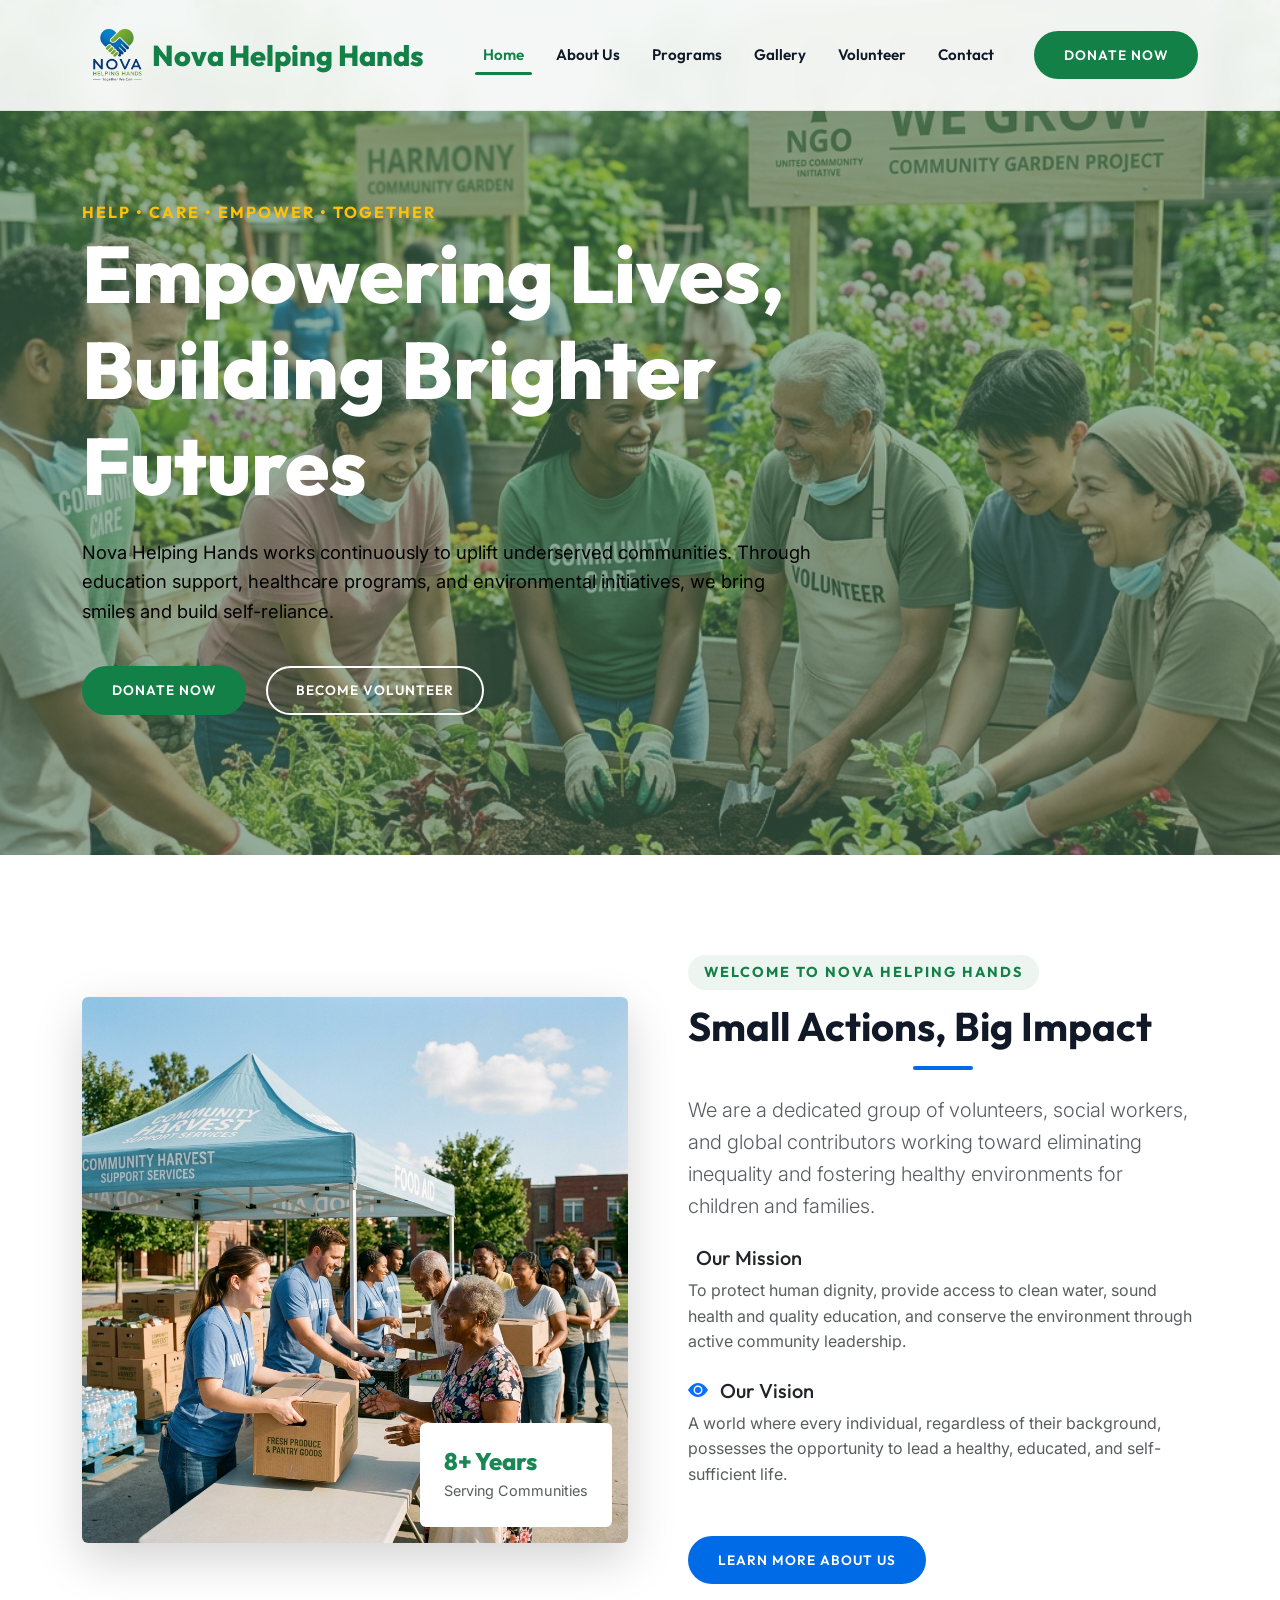
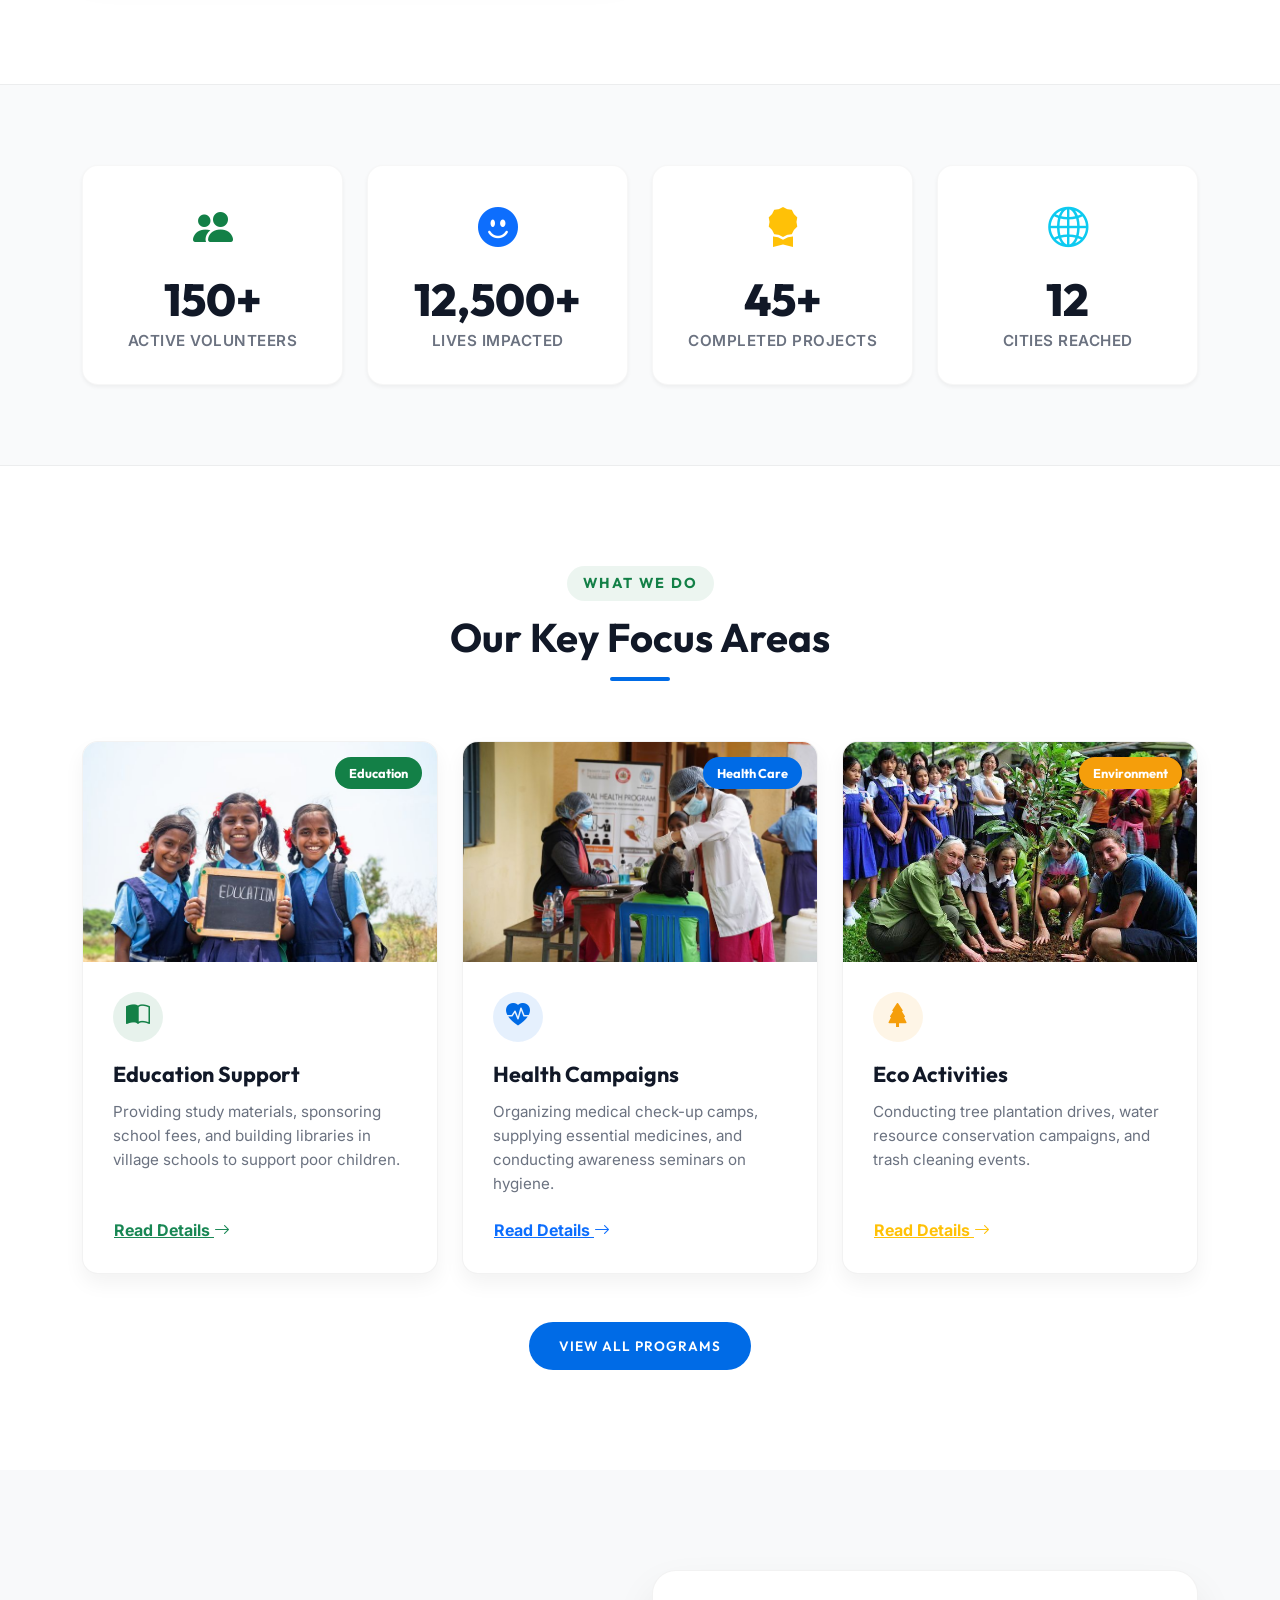
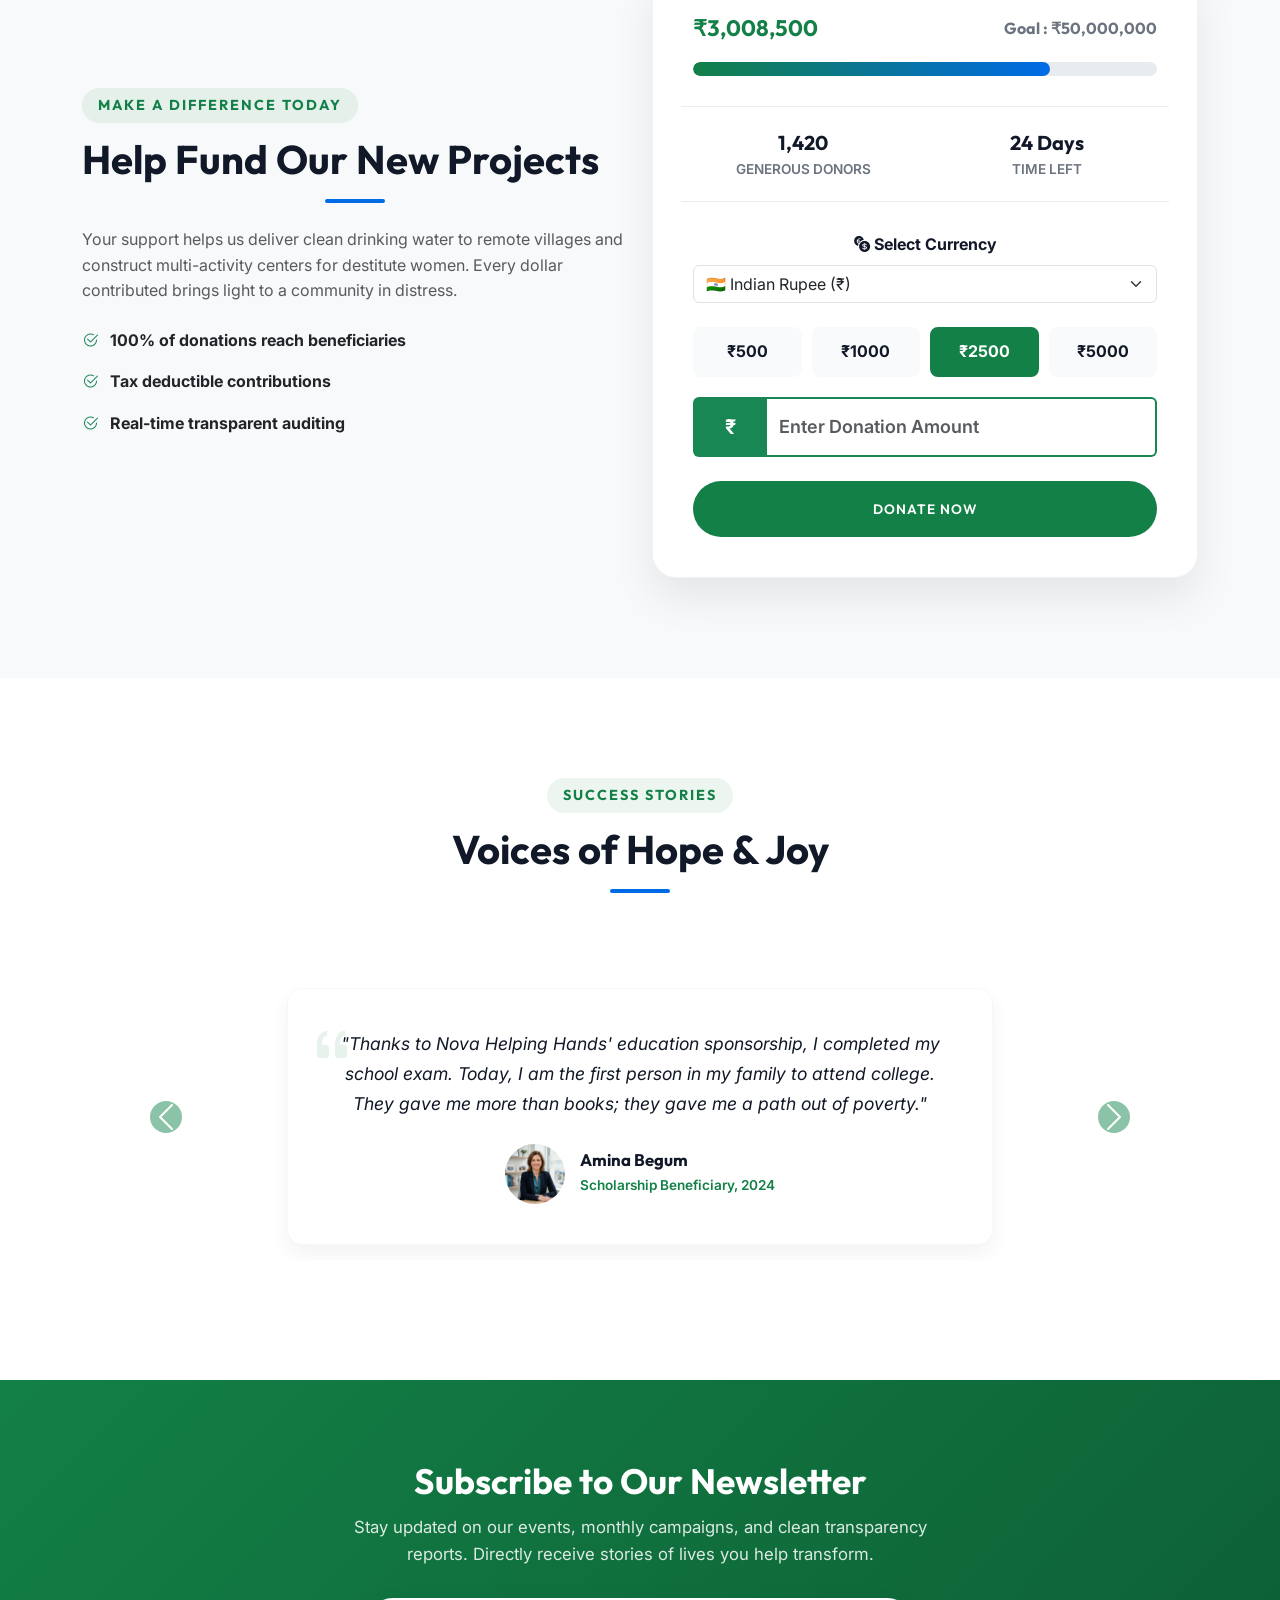
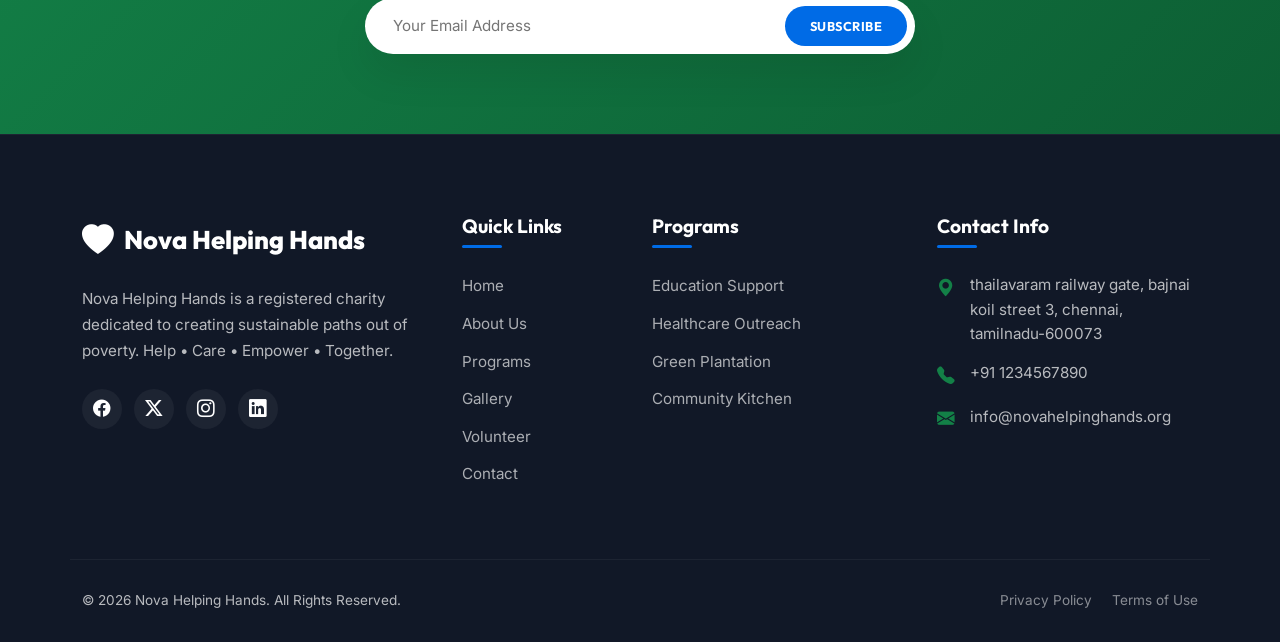
<file: index.html>
<!DOCTYPE html>
<html lang="en">
<head>
    <meta charset="UTF-8">
    <meta name="viewport" content="width=device-width, initial-scale=1.0">
    <title>Nova Helping Hands | Home @ - Help • Care • Empower • Together</title>
    <!-- Meta Description for SEO -->
    <meta name="description" content="Nova Helping Hands is a charity NGO committed to providing education support, health campaigns, and community welfare to empower the underprivileged.">
    <!-- Google Fonts -->
    <link rel="preconnect" href="https://fonts.googleapis.com">
    <link rel="preconnect" href="https://fonts.gstatic.com" crossorigin>
    <!-- Bootstrap 5 CSS -->
    <link href="https://cdn.jsdelivr.net/npm/bootstrap@5.3.2/dist/css/bootstrap.min.css" rel="stylesheet">
    <!-- Bootstrap Icons -->
    <link href="https://cdn.jsdelivr.net/npm/bootstrap-icons@1.11.2/font/bootstrap-icons.min.css" rel="stylesheet">
    <!-- Custom Style Sheet -->
    <link rel="stylesheet" href="assets/css/style.css">
</head>
<body>

    <!-- Header / Navigation Bar -->
    <nav class="navbar navbar-expand-lg navbar-custom fixed-top">
        <div class="container">
          <a class="navbar-brand" href="index.html">
        
    <img src="assets/images/logo.png"
         alt="Nova Helping Hands Logo"
         class="footer-logo"> 
         <span>Nova Helping Hands</span>
</a>
            <button class="navbar-toggler" type="button" data-bs-toggle="collapse" data-bs-target="#navbarContent" aria-controls="navbarContent" aria-expanded="false" aria-label="Toggle navigation" id="navbarTogglerBtn">
                <span class="navbar-toggler-icon"></span>
            </button>
            <div class="collapse navbar-collapse" id="navbarContent">
                <ul class="navbar-nav ms-auto mb-2 mb-lg-0">
                    <li class="nav-item">
                        <a class="nav-link nav-link-custom active" href="index.html" id="navHomeLink">Home</a>
                    </li>
                    <li class="nav-item">
                        <a class="nav-link nav-link-custom" href="about.html" id="navAboutLink">About Us</a>
                    </li>
                    <li class="nav-item">
                        <a class="nav-link nav-link-custom" href="programs.html" id="navProgramsLink">Programs</a>
                    </li>
                    <li class="nav-item">
                        <a class="nav-link nav-link-custom" href="gallery.html" id="navGalleryLink">Gallery</a>
                    </li>
                    <li class="nav-item">
                        <a class="nav-link nav-link-custom" href="volunteer.html" id="navVolunteerLink">Volunteer</a>
                    </li>
                    <li class="nav-item">
                        <a class="nav-link nav-link-custom" href="contact.html" id="navContactLink">Contact</a>
                    </li>
                </ul>
                <div class="ms-lg-4">
                    <a href="#donationSection" class="btn btn-custom btn-custom-primary" id="headerDonateBtn">Donate Now</a>
                </div>
            </div>
        </div>
    </nav>

    <!-- Hero Section -->
    <section class="hero-section"
    style="background-image:
    linear-gradient(rgba(10, 81, 33, 0.5), rgba(7, 61, 28, 0.5)),
    url('assets/images/hero_banner.png');"
    id="heroSection">
        <div class="hero-overlay"></div>
        <div class="container hero-content">
            <div class="row align-items-center">
                <div class="col-lg-8 text-start">
                    <span class="hero-tagline">Help • Care • Empower • Together</span>
                    <h1 class="hero-title">Empowering Lives, Building Brighter Futures</h1>
                    <p class="hero-desc">Nova Helping Hands works continuously to uplift underserved communities. Through education support, healthcare programs, and environmental initiatives, we bring smiles and build self-reliance.</p>
                    <div class="hero-btns mt-4">
                        <a href="#donationSection" class="btn btn-custom btn-custom-primary me-3" id="heroDonateBtn">Donate Now</a>
                        <a href="volunteer.html" class="btn btn-custom btn-custom-outline-white" id="heroVolunteerBtn">Become Volunteer</a>
                    </div>
                </div>
            </div>
        </div>
    </section>

    <!-- Welcome & Mission Section -->
    <section class="section-padding" id="welcomeSection">
        <div class="container">
            <div class="row align-items-center">
                <div class="col-lg-6 mb-5 mb-lg-0">
                    <div class="position-relative">
                        <img src="assets/images/program_community.png" class="img-fluid rounded shadow-lg" alt="Community Welfare" id="welcomeImg">
                        <div class="position-absolute bottom-0 end-0 bg-white p-4 m-3 rounded shadow-md border-left-green d-none d-sm-block">
                            <h4 class="text-success mb-1" style="font-family: var(--font-headings); font-weight:800;">8+ Years</h4>
                            <p class="text-muted mb-0" style="font-size:0.9rem;">Serving Communities</p>
                        </div>
                    </div>
                </div>
                <div class="col-lg-6 ps-lg-5">
                    <div class="section-header text-start mb-4">
                        <span class="subtitle">Welcome to Nova Helping Hands</span>
                        <h2 class="mb-4">Small Actions, Big Impact</h2>
                    </div>
                    <p class="lead text-muted mb-4">We are a dedicated group of volunteers, social workers, and global contributors working toward eliminating inequality and fostering healthy environments for children and families.</p>
                    
                    <div class="mb-4">
                        <h4 class="h5 text-dark mb-2" style="font-family: var(--font-headings);"><i class="bi bi-shield-check-fill text-success me-2"></i> Our Mission</h4>
                        <p class="text-muted">To protect human dignity, provide access to clean water, sound health and quality education, and conserve the environment through active community leadership.</p>
                    </div>

                    <div>
                        <h4 class="h5 text-dark mb-2" style="font-family: var(--font-headings);"><i class="bi bi-eye-fill text-primary me-2"></i> Our Vision</h4>
                        <p class="text-muted">A world where every individual, regardless of their background, possesses the opportunity to lead a healthy, educated, and self-sufficient life.</p>
                    </div>

                    <div class="mt-5">
                        <a href="about.html" class="btn btn-custom btn-custom-secondary" id="welcomeReadMoreBtn">Learn More About Us</a>
                    </div>
                </div>
            </div>
        </div>
    </section>

    <!-- Statistics Section -->
    <section class="stats-section" id="statsSection">
        <div class="container">
            <div class="row g-4">
                <div class="col-md-3 col-sm-6">
                    <div class="stat-card">
                        <i class="bi bi-people-fill stat-icon"></i>
                        <div class="stat-count" data-target="150" data-suffix="+">0</div>
                        <div class="stat-label">Active Volunteers</div>
                    </div>
                </div>
                <div class="col-md-3 col-sm-6">
                    <div class="stat-card">
                        <i class="bi bi-emoji-smile-fill stat-icon text-primary"></i>
                        <div class="stat-count" data-target="12500" data-suffix="+">0</div>
                        <div class="stat-label">Lives Impacted</div>
                    </div>
                </div>
                <div class="col-md-3 col-sm-6">
                    <div class="stat-card">
                        <i class="bi bi-award-fill stat-icon text-warning"></i>
                        <div class="stat-count" data-target="45" data-suffix="+">0</div>
                        <div class="stat-label">Completed Projects</div>
                    </div>
                </div>
                <div class="col-md-3 col-sm-6">
                    <div class="stat-card">
                        <i class="bi bi-globe2 stat-icon text-info"></i>
                        <div class="stat-count" data-target="12" data-suffix="">0</div>
                        <div class="stat-label">Cities Reached</div>
                    </div>
                </div>
            </div>
        </div>
    </section>

    <!-- Core Programs Preview -->
    <section class="section-padding" id="programsPreviewSection">
        <div class="container">
            <div class="section-header">
                <span class="subtitle">What We Do</span>
                <h2>Our Key Focus Areas</h2>
            </div>
            <div class="row g-4">
                <!-- Program 1 -->
                <div class="col-lg-4 col-md-6">
                    <div class="program-card">
                        <div class="program-img-wrapper">
                            <img src="assets/images/education3.jpg" class="program-img" alt="Education Support" id="progEduImg">
                            <span class="program-tag">Education</span>
                        </div>
                        <div class="program-content">
                            <div class="program-icon-badge">
                                <i class="bi bi-book-half"></i>
                            </div>
                            <h3 class="program-title">Education Support</h3>
                            <p class="program-desc">Providing study materials, sponsoring school fees, and building libraries in village schools to support poor children.</p>
                            <a href="programs.html" class="btn btn-link p-0 text-success fw-bold align-self-start" id="progEduLink">Read Details <i class="bi bi-arrow-right"></i></a>
                        </div>
                    </div>
                </div>
                <!-- Program 2 -->
                <div class="col-lg-4 col-md-6">
                    <div class="program-card">
                        <div class="program-img-wrapper">
                            <img src="assets/images/health.jpg" class="program-img" alt="Health Campaigns" id="progHealthImg">
                            <span class="program-tag" style="background-color: var(--secondary-blue);">Health Care</span>
                        </div>
                        <div class="program-content">
                            <div class="program-icon-badge" style="color: var(--secondary-blue); background-color: rgba(0, 107, 230, 0.1);">
                                <i class="bi bi-heart-pulse-fill"></i>
                            </div>
                            <h3 class="program-title">Health Campaigns</h3>
                            <p class="program-desc">Organizing medical check-up camps, supplying essential medicines, and conducting awareness seminars on hygiene.</p>
                            <a href="programs.html" class="btn btn-link p-0 text-primary fw-bold align-self-start" id="progHealthLink">Read Details <i class="bi bi-arrow-right"></i></a>
                        </div>
                    </div>
                </div>
                <!-- Program 3 -->
                <div class="col-lg-4 col-md-6">
                    <div class="program-card">
                        <div class="program-img-wrapper">
                            <img src="assets/images/environment2.jpeg" class="program-img" alt="Environmental Activities" id="progEnvImg">
                            <span class="program-tag" style="background-color: var(--accent-gold);">Environment</span>
                        </div>
                        <div class="program-content">
                            <div class="program-icon-badge" style="color: var(--accent-gold); background-color: rgba(245, 158, 11, 0.1);">
                                <i class="bi bi-tree-fill"></i>
                            </div>
                            <h3 class="program-title">Eco Activities</h3>
                            <p class="program-desc">Conducting tree plantation drives, water resource conservation campaigns, and trash cleaning events.</p>
                            <a href="programs.html" class="btn btn-link p-0 text-warning fw-bold align-self-start" id="progEnvLink">Read Details <i class="bi bi-arrow-right"></i></a>
                        </div>
                    </div>
                </div>
            </div>
            <div class="text-center mt-5">
                <a href="programs.html" class="btn btn-custom btn-custom-secondary" id="viewAllProgramsBtn">View All Programs</a>
            </div>
        </div>
    </section>

    <!-- Donation Section with Progress Bar -->
    <section class="section-padding bg-light" id="donationSection">
        <div class="container">
            <div class="row align-items-center">
                <div class="col-lg-6 mb-5 mb-lg-0">
                    <div class="section-header text-start mb-4">
                        <span class="subtitle">Make A Difference Today</span>
                        <h2>Help Fund Our New Projects</h2>
                    </div>
                    <p class="text-muted mb-4">Your support helps us deliver clean drinking water to remote villages and construct multi-activity centers for destitute women. Every dollar contributed brings light to a community in distress.</p>
                    <ul class="list-unstyled mb-4">
                        <li class="mb-3 text-dark fw-bold"><i class="bi bi-check2-circle text-success me-2"></i> 100% of donations reach beneficiaries</li>
                        <li class="mb-3 text-dark fw-bold"><i class="bi bi-check2-circle text-success me-2"></i> Tax deductible contributions</li>
                        <li class="mb-3 text-dark fw-bold"><i class="bi bi-check2-circle text-success me-2"></i> Real-time transparent auditing</li>
                    </ul>
                </div>
                <div class="col-lg-6">
                    <div class="donation-box">
                        <div class="progress-header">
                            <span class="progress-raised" id="raisedVal">$38,500</span>
                            <span class="progress-goal" id="goalVal">Goal: $50,000</span>
                        </div>
                        <div class="progress-bar-custom-container">
                            <div class="progress-bar-custom" id="progressBar"></div>
                        </div>

                        <div class="row donation-stats-row">
                            <div class="col-6 donation-stat-col">
                                <div class="donation-stat-val" id="donorsCount">1,420</div>
                                <div class="donation-stat-lbl">Generous Donors</div>
                            </div>
                            <div class="col-6 donation-stat-col">
                                <div class="donation-stat-val" id="daysLeft">24 Days</div>
                                <div class="donation-stat-lbl">Time Left</div>
                            </div>
                        </div>


                            
                        </form>

                        <!-- Donation Form -->
<form class="donation-form-wrapper" id="homeDonateForm">

    <!-- Currency Selection -->
    <div class="mb-4">
        <label class="form-label fw-bold mb-2">
            <i class="bi bi-currency-exchange"></i>
            Select Currency
        </label>

        <select class="form-select" id="currencySelector">
            <option value="INR" selected>🇮🇳 Indian Rupee (₹)</option>
            <option value="USD">🇺🇸 US Dollar ($)</option>
            <option value="EUR">🇪🇺 Euro (€)</option>
            <option value="GBP">🇬🇧 British Pound (£)</option>
            <option value="AED">🇦🇪 UAE Dirham (AED)</option>
            <option value="AUD">🇦🇺 Australian Dollar (A$)</option>
            <option value="CAD">🇨🇦 Canadian Dollar (C$)</option>
            <option value="SGD">🇸🇬 Singapore Dollar (S$)</option>
        </select>
    </div>

    <!-- Donation Buttons -->
    <div class="donation-preset-container">

        <button
            type="button"
            class="btn-preset"
            id="preset10"
            data-value="10">
            ₹10
        </button>

        <button
            type="button"
            class="btn-preset"
            id="preset25"
            data-value="25">
            ₹25
        </button>

        <button
            type="button"
            class="btn-preset active"
            id="preset50"
            data-value="50">
            ₹50
        </button>

        <button
            type="button"
            class="btn-preset"
            id="preset100"
            data-value="100">
            ₹100
        </button>

    </div>

    <!-- Custom Amount -->
    <div class="input-group donation-input-group">

    <span class="input-group-text currency-symbol" id="currencySymbol">
        ₹
    </span>

    <input
        type="number"
        class="form-control"
        id="customDonationInput"
        placeholder="Enter Donation Amount">

</div>

    <!-- Donate Button -->
    <button
        type="submit"
        class="btn btn-custom btn-custom-primary w-100 py-3 mt-4">

        Donate Now

    </button>

</form>

                    </div>
                </div>
            </div>
        </div>
    </section>

    <!-- Success Stories / Testimonials -->
    <section class="section-padding" id="successStoriesSection">
        <div class="container">
            <div class="section-header">
                <span class="subtitle">Success Stories</span>
                <h2>Voices of Hope & Joy</h2>
            </div>
            
            <!-- Success Story Carousel (Bootstrap 5 Carousel) -->
            <div id="storiesCarousel" class="carousel slide testimonial-carousel" data-bs-ride="carousel">
                <div class="carousel-inner">
                    <!-- Slide 1 -->
                    <div class="carousel-item active">
                        <div class="row justify-content-center">
                            <div class="col-md-8">
                                <div class="testimonial-card">
                                    <i class="bi bi-quote testimonial-quote-icon"></i>
                                    <p class="testimonial-text">"Thanks to Nova Helping Hands' education sponsorship, I completed my school exam. Today, I am the first person in my family to attend college. They gave me more than books; they gave me a path out of poverty."</p>
                                    <div class="testimonial-author">
                                        <img src="assets/images/founder.png" class="testimonial-avatar" alt="Amina Begum">
                                        <div>
                                            <h5 class="testimonial-author-name">Amina Begum</h5>
                                            <span class="testimonial-author-role">Scholarship Beneficiary, 2024</span>
                                        </div>
                                    </div>
                                </div>
                            </div>
                        </div>
                    </div>
                    <!-- Slide 2 -->
                    <div class="carousel-item">
                        <div class="row justify-content-center">
                            <div class="col-md-8">
                                <div class="testimonial-card">
                                    <i class="bi bi-quote testimonial-quote-icon"></i>
                                    <p class="testimonial-text">"The medical camp organized by Nova Helping Hands detected my cardiac condition early enough. They sponsored the surgery and supported my recovery. I am alive today because of their selfless interventions."</p>
                                    <div class="testimonial-author">
                                        <img src="assets/images/founder.png" class="testimonial-avatar" alt="John Peterson">
                                        <div>
                                            <h5 class="testimonial-author-name">John Peterson</h5>
                                            <span class="testimonial-author-role">Medical Camp Patient</span>
                                        </div>
                                    </div>
                                </div>
                            </div>
                        </div>
                    </div>
                </div>
                <!-- Controls -->
                <button class="carousel-control-prev" type="button" data-bs-target="#storiesCarousel" data-bs-slide="prev" id="carouselPrevBtn">
                    <span class="carousel-control-prev-icon bg-success rounded-circle p-3" aria-hidden="true"></span>
                    <span class="visually-hidden">Previous</span>
                </button>
                <button class="carousel-control-next" type="button" data-bs-target="#storiesCarousel" data-bs-slide="next" id="carouselNextBtn">
                    <span class="carousel-control-next-icon bg-success rounded-circle p-3" aria-hidden="true"></span>
                    <span class="visually-hidden">Next</span>
                </button>
            </div>
        </div>
    </section>

    <!-- Newsletter Subscription Section -->
    <section class="newsletter-section" id="newsletterSection">
        <div class="container text-center">
            <h2 class="newsletter-title">Subscribe to Our Newsletter</h2>
            <p class="newsletter-desc">Stay updated on our events, monthly campaigns, and clean transparency reports. Directly receive stories of lives you help transform.</p>
            <form class="newsletter-form" id="newsletterForm">
                <input type="email" class="newsletter-input" placeholder="Your Email Address" required id="newsletterEmailInput">
                <button type="submit" class="newsletter-btn" id="newsletterSubmitBtn">Subscribe</button>
            </form>
        </div>
    </section>

    <!-- Footer -->
    <footer class="footer-custom" id="footerSection">
        <div class="container">
            <div class="row g-4">
                <div class="col-lg-4 col-md-6 footer-brand">
                    <a class="navbar-brand text-white" href="index.html" id="footerBrandLink">
                        <i class="bi bi-heart-fill logo-icon"></i>
                        <span>Nova Helping Hands</span>
                    </a>
                    <p class="footer-desc mt-3">Nova Helping Hands is a registered charity dedicated to creating sustainable paths out of poverty. Help • Care • Empower • Together.</p>
                    <div class="footer-social-links">
                        <a href="#" class="footer-social-icon" aria-label="Facebook" id="fbLink"><i class="bi bi-facebook"></i></a>
                        <a href="#" class="footer-social-icon" aria-label="Twitter" id="twLink"><i class="bi bi-twitter-x"></i></a>
                        <a href="#" class="footer-social-icon" aria-label="Instagram" id="igLink"><i class="bi bi-instagram"></i></a>
                        <a href="#" class="footer-social-icon" aria-label="LinkedIn" id="liLink"><i class="bi bi-linkedin"></i></a>
                    </div>
                </div>
                <div class="col-lg-2 col-md-6">
                    <h3 class="footer-heading">Quick Links</h3>
                    <ul class="footer-links">
                        <li class="footer-link-item"><a href="index.html" id="flHome">Home</a></li>
                        <li class="footer-link-item"><a href="about.html" id="flAbout">About Us</a></li>
                        <li class="footer-link-item"><a href="programs.html" id="flPrograms">Programs</a></li>
                        <li class="footer-link-item"><a href="gallery.html" id="flGallery">Gallery</a></li>
                        <li class="footer-link-item"><a href="volunteer.html" id="flVolunteer">Volunteer</a></li>
                        <li class="footer-link-item"><a href="contact.html" id="flContact">Contact</a></li>
                    </ul>
                </div>
                <div class="col-lg-3 col-md-6">
                    <h3 class="footer-heading">Programs</h3>
                    <ul class="footer-links">
                        <li class="footer-link-item"><a href="programs.html" id="fpEdu">Education Support</a></li>
                        <li class="footer-link-item"><a href="programs.html" id="fpHealth">Healthcare Outreach</a></li>
                        <li class="footer-link-item"><a href="programs.html" id="fpEnv">Green Plantation</a></li>
                        <li class="footer-link-item"><a href="programs.html" id="fpComm">Community Kitchen</a></li>
                    </ul>
                </div>
                <div class="col-lg-3 col-md-6">
                    <h3 class="footer-heading">Contact Info</h3>
                    <ul class="footer-links">
                        <li class="footer-contact-item">
                            <i class="bi bi-geo-alt-fill footer-contact-icon"></i>
                            <span>thailavaram railway gate, bajnai koil street 3, chennai, tamilnadu-600073</tamilnadu-600073></span>
                        </li>
                        <li class="footer-contact-item">
                            <i class="bi bi-telephone-fill footer-contact-icon"></i>
                            <span>+91 1234567890</span>
                        </li>
                        <li class="footer-contact-item">
                            <i class="bi bi-envelope-fill footer-contact-icon"></i>
                            <span>info@novahelpinghands.org</span>
                        </li>
                    </ul>
                </div>
            </div>
            <div class="row footer-bottom">
                <div class="col-md-6 text-center text-md-start">
                    <p class="mb-0">&copy; 2026 Nova Helping Hands. All Rights Reserved.</p>
                </div>
                <div class="col-md-6">
                    <ul class="footer-bottom-links">
                        <li class="footer-bottom-link-item"><a href="#" id="fbPrivacy">Privacy Policy</a></li>
                        <li class="footer-bottom-link-item"><a href="#" id="fbTerms">Terms of Use</a></li>
                    </ul>
                </div>
            </div>
        </div>
    </footer>

    <!-- Bootstrap 5 JS Bundle -->
    <script src="https://cdn.jsdelivr.net/npm/bootstrap@5.3.2/dist/js/bootstrap.bundle.min.js"></script>
    <!-- Custom JavaScript -->
    <script src="assets/js/script.js"></script>
</body>
</html>
</file>
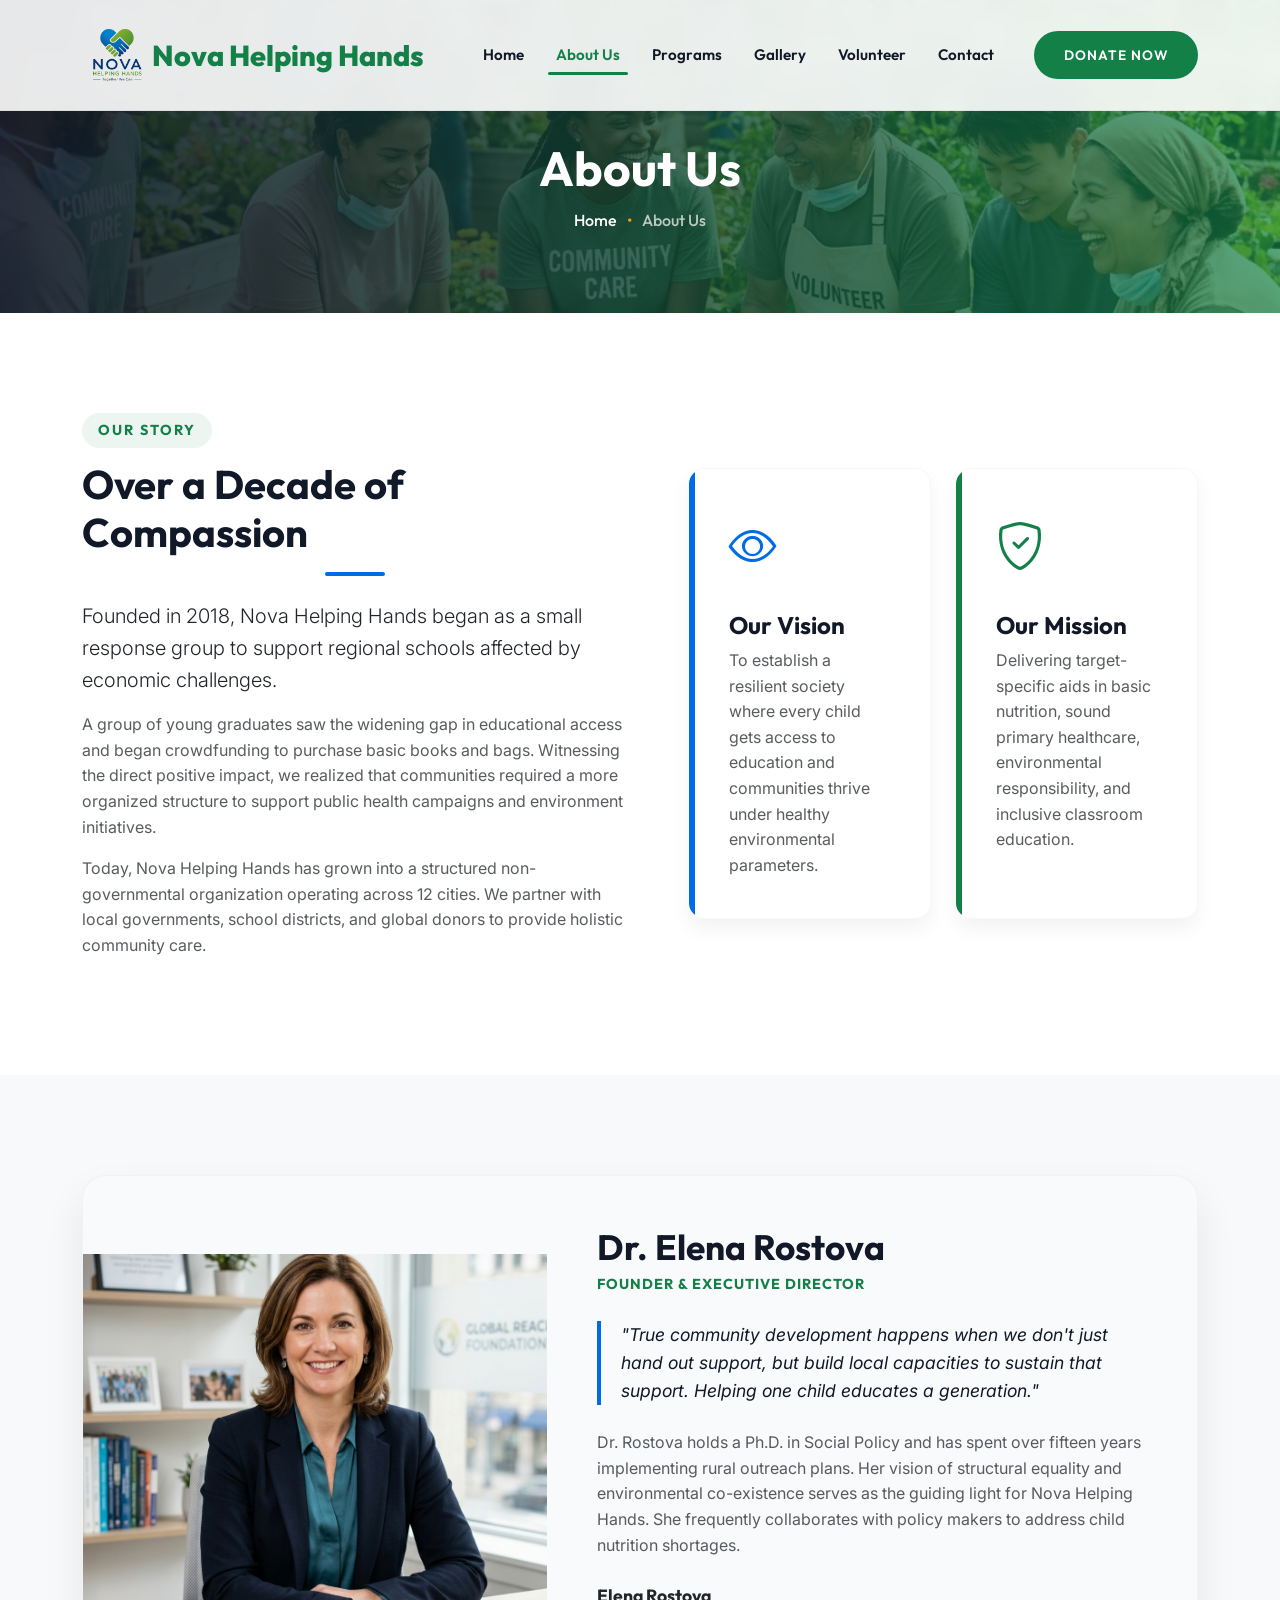
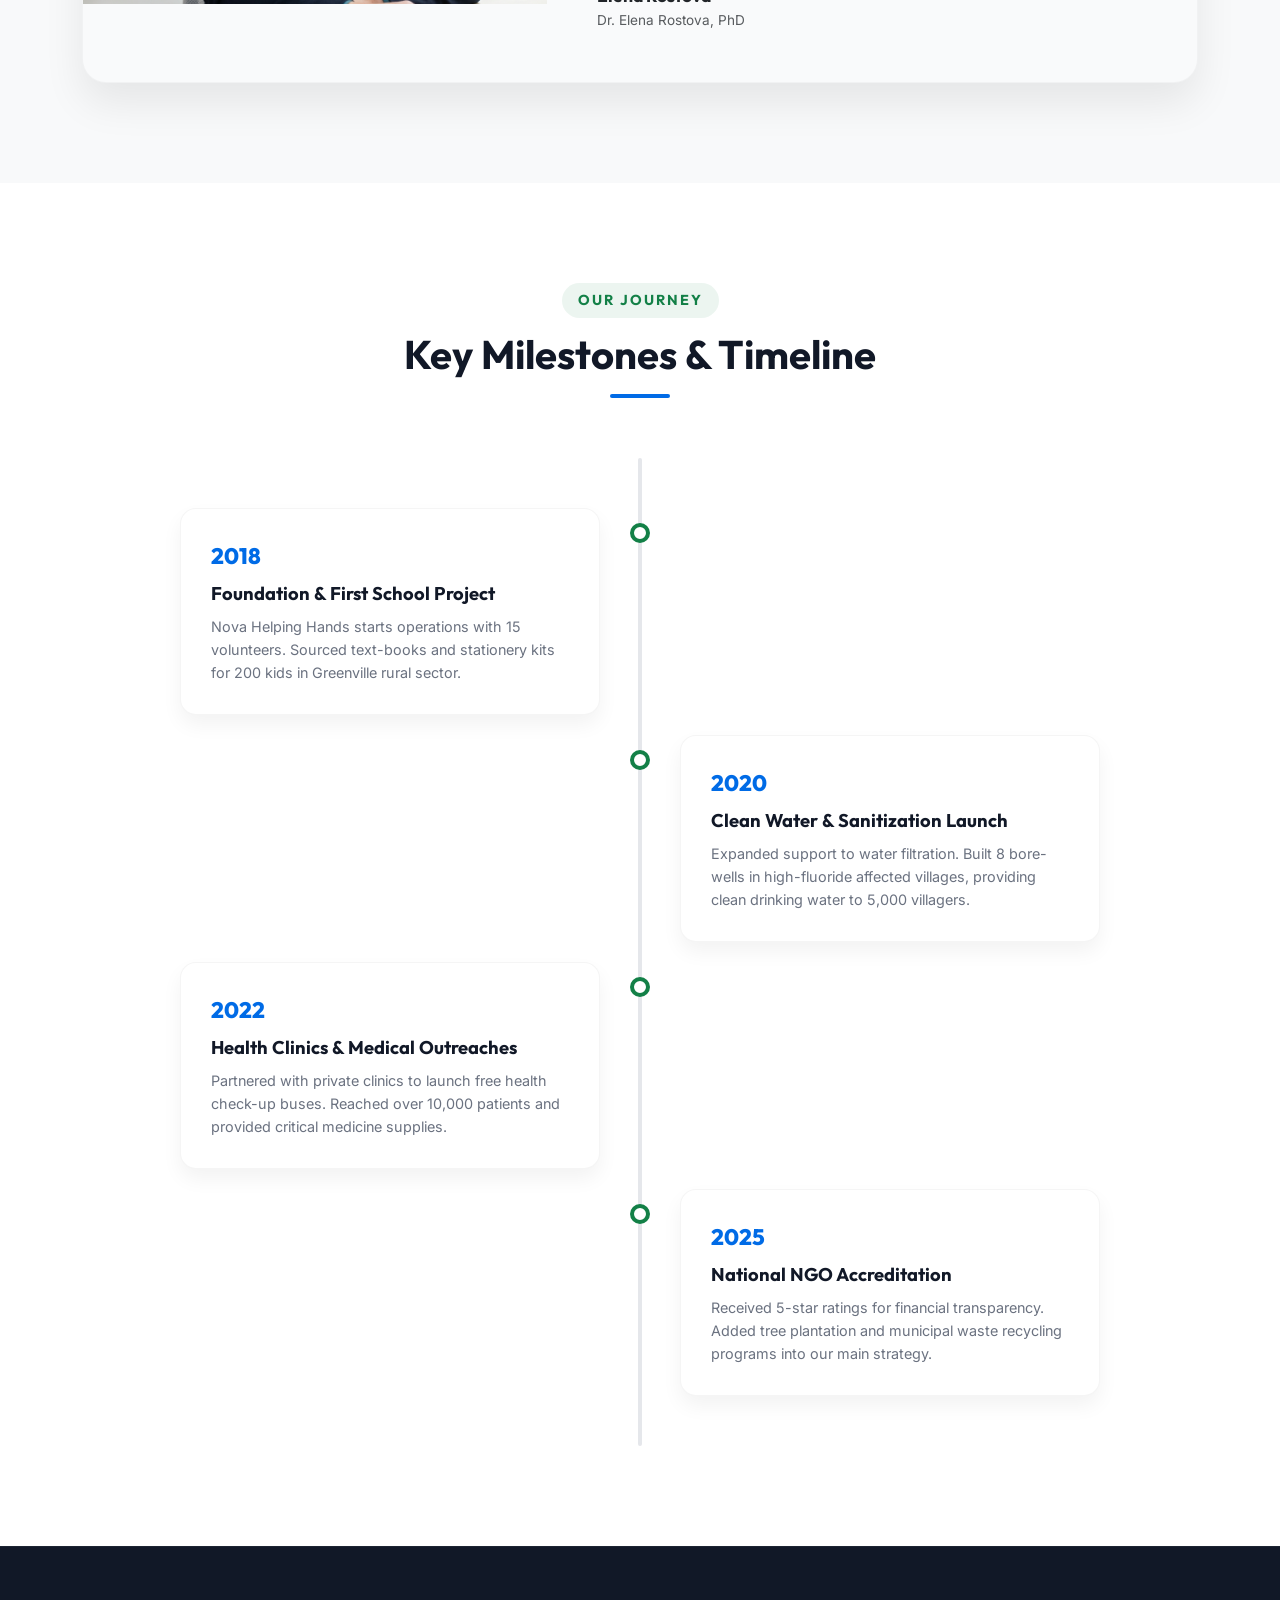
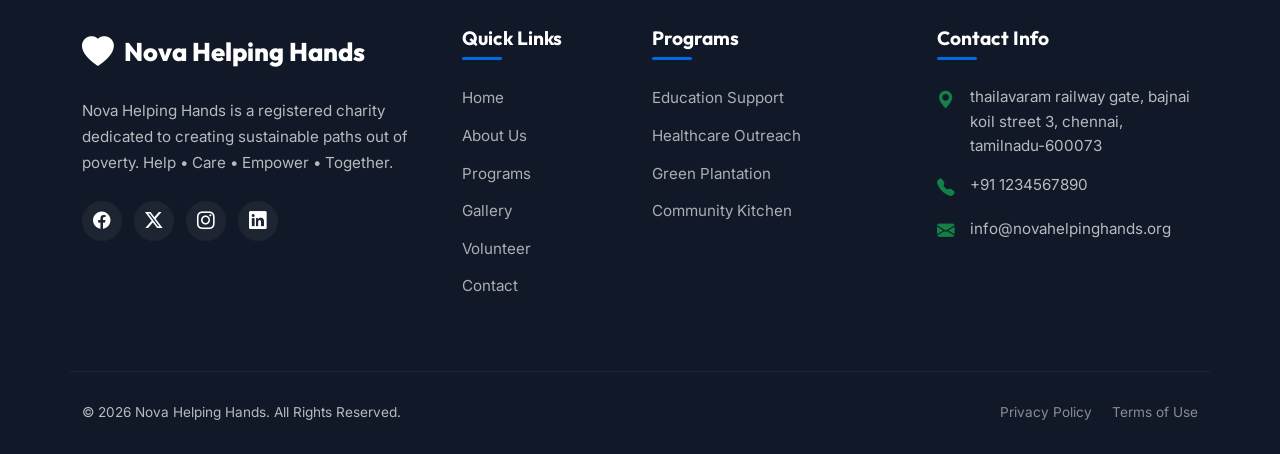
<file: about.html>
<!DOCTYPE html>
<html lang="en">
<head>
    <meta charset="UTF-8">
    <meta name="viewport" content="width=device-width, initial-scale=1.0">
    <title>Nova Helping Hands | About Us - Help • Care • Empower • Together</title>
    <!-- Meta Description -->
    <meta name="description" content="Learn about the history, vision, and mission of Nova Helping Hands, our founder, and the timeline of achievements since our inception.">
    <!-- Google Fonts -->
    <link rel="preconnect" href="https://fonts.googleapis.com">
    <link rel="preconnect" href="https://fonts.gstatic.com" crossorigin>
    <!-- Bootstrap 5 CSS -->
    <link href="https://cdn.jsdelivr.net/npm/bootstrap@5.3.2/dist/css/bootstrap.min.css" rel="stylesheet">
    <!-- Bootstrap Icons -->
    <link href="https://cdn.jsdelivr.net/npm/bootstrap-icons@1.11.2/font/bootstrap-icons.min.css" rel="stylesheet">
    <!-- Custom Style Sheet -->
    <link rel="stylesheet" href="assets/css/style.css">
</head>
<body>

    <!-- Header / Navigation Bar -->
    <nav class="navbar navbar-expand-lg navbar-custom fixed-top">
        <div class="container">
            <a class="navbar-brand" href="index.html" id="navBrandLink">
                <img src="assets/images/logo.png"
         alt="Nova Helping Hands Logo"
         class="footer-logo"> 
         <span>Nova Helping Hands</span>   
            </a>
            <button class="navbar-toggler" type="button" data-bs-toggle="collapse" data-bs-target="#navbarContent" aria-controls="navbarContent" aria-expanded="false" aria-label="Toggle navigation" id="navbarTogglerBtn">
                <span class="navbar-toggler-icon"></span>
            </button>
            <div class="collapse navbar-collapse" id="navbarContent">
                <ul class="navbar-nav ms-auto mb-2 mb-lg-0">
                    <li class="nav-item">
                        <a class="nav-link nav-link-custom" href="index.html" id="navHomeLink">Home</a>
                    </li>
                    <li class="nav-item">
                        <a class="nav-link nav-link-custom active" href="about.html" id="navAboutLink">About Us</a>
                    </li>
                    <li class="nav-item">
                        <a class="nav-link nav-link-custom" href="programs.html" id="navProgramsLink">Programs</a>
                    </li>
                    <li class="nav-item">
                        <a class="nav-link nav-link-custom" href="gallery.html" id="navGalleryLink">Gallery</a>
                    </li>
                    <li class="nav-item">
                        <a class="nav-link nav-link-custom" href="volunteer.html" id="navVolunteerLink">Volunteer</a>
                    </li>
                    <li class="nav-item">
                        <a class="nav-link nav-link-custom" href="contact.html" id="navContactLink">Contact</a>
                    </li>
                </ul>
                <div class="ms-lg-4">
                    <a href="index.html#donationSection" class="btn btn-custom btn-custom-primary" id="headerDonateBtn">Donate Now</a>
                </div>
            </div>
        </div>
    </nav>

    <!-- Page Header (Sub-page banner) -->
    <header class="page-header" style="background-image: url('assets/images/hero_banner.png');" id="aboutPageHeader">
        <div class="page-header-overlay"></div>
        <div class="container page-header-content">
            <h1>About Us</h1>
            <ul class="breadcrumb-custom">
                <li class="breadcrumb-custom-item"><a href="index.html">Home</a></li>
                <li class="breadcrumb-custom-item">About Us</li>
            </ul>
        </div>
    </header>

    <!-- NGO History & Core Introduction -->
    <section class="section-padding" id="ngoHistorySection">
        <div class="container">
            <div class="row align-items-center">
                <div class="col-lg-6 mb-5 mb-lg-0">
                    <div class="section-header text-start mb-4">
                        <span class="subtitle">Our Story</span>
                        <h2>Over a Decade of Compassion</h2>
                    </div>
                    <p class="lead text-dark">Founded in 2018, Nova Helping Hands began as a small response group to support regional schools affected by economic challenges.</p>
                    <p class="text-muted">A group of young graduates saw the widening gap in educational access and began crowdfunding to purchase basic books and bags. Witnessing the direct positive impact, we realized that communities required a more organized structure to support public health campaigns and environment initiatives.</p>
                    <p class="text-muted">Today, Nova Helping Hands has grown into a structured non-governmental organization operating across 12 cities. We partner with local governments, school districts, and global donors to provide holistic community care.</p>
                </div>
                <div class="col-lg-6 ps-lg-5">
                    <div class="row g-4">
                        <div class="col-sm-6">
                            <div class="values-card values-card-vision">
                                <div class="values-icon"><i class="bi bi-eye"></i></div>
                                <h4>Our Vision</h4>
                                <p class="text-muted mb-0">To establish a resilient society where every child gets access to education and communities thrive under healthy environmental parameters.</p>
                            </div>
                        </div>
                        <div class="col-sm-6">
                            <div class="values-card values-card-mission">
                                <div class="values-icon"><i class="bi bi-shield-check"></i></div>
                                <h4>Our Mission</h4>
                                <p class="text-muted mb-0">Delivering target-specific aids in basic nutrition, sound primary healthcare, environmental responsibility, and inclusive classroom education.</p>
                            </div>
                        </div>
                    </div>
                </div>
            </div>
        </div>
    </section>

    <!-- Founder Details Section -->
    <section class="section-padding bg-light" id="founderSection">
        <div class="container">
            <div class="founder-card">
                <div class="row g-0 align-items-center">
                    <div class="col-lg-5 founder-img-col">
                        <img src="assets/images/founder.png" class="founder-img" alt="Founder Portrait" id="founderImage">
                    </div>
                    <div class="col-lg-7">
                        <div class="founder-info">
                            <h3 class="founder-name">Dr. Elena Rostova</h3>
                            <div class="founder-role">Founder & Executive Director</div>
                            <p class="founder-quote">"True community development happens when we don't just hand out support, but build local capacities to sustain that support. Helping one child educates a generation."</p>
                            <p class="text-muted">Dr. Rostova holds a Ph.D. in Social Policy and has spent over fifteen years implementing rural outreach plans. Her vision of structural equality and environmental co-existence serves as the guiding light for Nova Helping Hands. She frequently collaborates with policy makers to address child nutrition shortages.</p>
                            <div class="mt-4">
                                <span class="founder-signature text-dark">Elena Rostova</span>
                                <div class="text-muted" style="font-size:0.85rem;">Dr. Elena Rostova, PhD</div>
                            </div>
                        </div>
                    </div>
                </div>
            </div>
        </div>
    </section>

    <!-- NGO Milestone Timeline -->
    <section class="section-padding" id="timelineSection">
        <div class="container">
            <div class="section-header">
                <span class="subtitle">Our Journey</span>
                <h2>Key Milestones & Timeline</h2>
            </div>
            
            <div class="timeline-container">
                <!-- Timeline Item 1 -->
                <div class="timeline-item timeline-left">
                    <div class="timeline-content">
                        <div class="timeline-year">2018</div>
                        <h3 class="timeline-title">Foundation & First School Project</h3>
                        <p class="timeline-desc">Nova Helping Hands starts operations with 15 volunteers. Sourced text-books and stationery kits for 200 kids in Greenville rural sector.</p>
                    </div>
                </div>
                <!-- Timeline Item 2 -->
                <div class="timeline-item timeline-right">
                    <div class="timeline-content">
                        <div class="timeline-year">2020</div>
                        <h3 class="timeline-title">Clean Water & Sanitization Launch</h3>
                        <p class="timeline-desc">Expanded support to water filtration. Built 8 bore-wells in high-fluoride affected villages, providing clean drinking water to 5,000 villagers.</p>
                    </div>
                </div>
                <!-- Timeline Item 3 -->
                <div class="timeline-item timeline-left">
                    <div class="timeline-content">
                        <div class="timeline-year">2022</div>
                        <h3 class="timeline-title">Health Clinics & Medical Outreaches</h3>
                        <p class="timeline-desc">Partnered with private clinics to launch free health check-up buses. Reached over 10,000 patients and provided critical medicine supplies.</p>
                    </div>
                </div>
                <!-- Timeline Item 4 -->
                <div class="timeline-item timeline-right">
                    <div class="timeline-content">
                        <div class="timeline-year">2025</div>
                        <h3 class="timeline-title">National NGO Accreditation</h3>
                        <p class="timeline-desc">Received 5-star ratings for financial transparency. Added tree plantation and municipal waste recycling programs into our main strategy.</p>
                    </div>
                </div>
            </div>
        </div>
    </section>

    <!-- Footer -->
    <footer class="footer-custom" id="footerSection">
        <div class="container">
            <div class="row g-4">
                <div class="col-lg-4 col-md-6 footer-brand">
                    <a class="navbar-brand text-white" href="index.html" id="footerBrandLink">
                        <i class="bi bi-heart-fill logo-icon"></i>
                        <span>Nova Helping Hands</span>
                    </a>
                    <p class="footer-desc mt-3">Nova Helping Hands is a registered charity dedicated to creating sustainable paths out of poverty. Help • Care • Empower • Together.</p>
                    <div class="footer-social-links">
                        <a href="#" class="footer-social-icon" aria-label="Facebook" id="fbLink"><i class="bi bi-facebook"></i></a>
                        <a href="#" class="footer-social-icon" aria-label="Twitter" id="twLink"><i class="bi bi-twitter-x"></i></a>
                        <a href="#" class="footer-social-icon" aria-label="Instagram" id="igLink"><i class="bi bi-instagram"></i></a>
                        <a href="#" class="footer-social-icon" aria-label="LinkedIn" id="liLink"><i class="bi bi-linkedin"></i></a>
                    </div>
                </div>
                <div class="col-lg-2 col-md-6">
                    <h3 class="footer-heading">Quick Links</h3>
                    <ul class="footer-links">
                        <li class="footer-link-item"><a href="index.html" id="flHome">Home</a></li>
                        <li class="footer-link-item"><a href="about.html" id="flAbout">About Us</a></li>
                        <li class="footer-link-item"><a href="programs.html" id="flPrograms">Programs</a></li>
                        <li class="footer-link-item"><a href="gallery.html" id="flGallery">Gallery</a></li>
                        <li class="footer-link-item"><a href="volunteer.html" id="flVolunteer">Volunteer</a></li>
                        <li class="footer-link-item"><a href="contact.html" id="flContact">Contact</a></li>
                    </ul>
                </div>
                <div class="col-lg-3 col-md-6">
                    <h3 class="footer-heading">Programs</h3>
                    <ul class="footer-links">
                        <li class="footer-link-item"><a href="programs.html" id="fpEdu">Education Support</a></li>
                        <li class="footer-link-item"><a href="programs.html" id="fpHealth">Healthcare Outreach</a></li>
                        <li class="footer-link-item"><a href="programs.html" id="fpEnv">Green Plantation</a></li>
                        <li class="footer-link-item"><a href="programs.html" id="fpComm">Community Kitchen</a></li>
                    </ul>
                </div>
                <div class="col-lg-3 col-md-6">
                    <h3 class="footer-heading">Contact Info</h3>
                    <ul class="footer-links">
                        <li class="footer-contact-item">
                            <i class="bi bi-geo-alt-fill footer-contact-icon"></i>
                            <span>thailavaram railway gate, bajnai koil street 3, chennai, tamilnadu-600073</span>
                        </li>
                        <li class="footer-contact-item">
                            <i class="bi bi-telephone-fill footer-contact-icon"></i>
                            <span>+91 1234567890</span>
                        </li>
                        <li class="footer-contact-item">
                            <i class="bi bi-envelope-fill footer-contact-icon"></i>
                            <span>info@novahelpinghands.org</span>
                        </li>
                    </ul>
                </div>
            </div>
            <div class="row footer-bottom">
                <div class="col-md-6 text-center text-md-start">
                    <p class="mb-0">&copy; 2026 Nova Helping Hands. All Rights Reserved.</p>
                </div>
                <div class="col-md-6">
                    <ul class="footer-bottom-links">
                        <li class="footer-bottom-link-item"><a href="#" id="fbPrivacy">Privacy Policy</a></li>
                        <li class="footer-bottom-link-item"><a href="#" id="fbTerms">Terms of Use</a></li>
                    </ul>
                </div>
            </div>
        </div>
    </footer>

    <!-- Bootstrap 5 JS Bundle -->
    <script src="https://cdn.jsdelivr.net/npm/bootstrap@5.3.2/dist/js/bootstrap.bundle.min.js"></script>
    <!-- Custom JavaScript -->
    <script src="assets/js/script.js"></script>
</body>
</html>
</file>
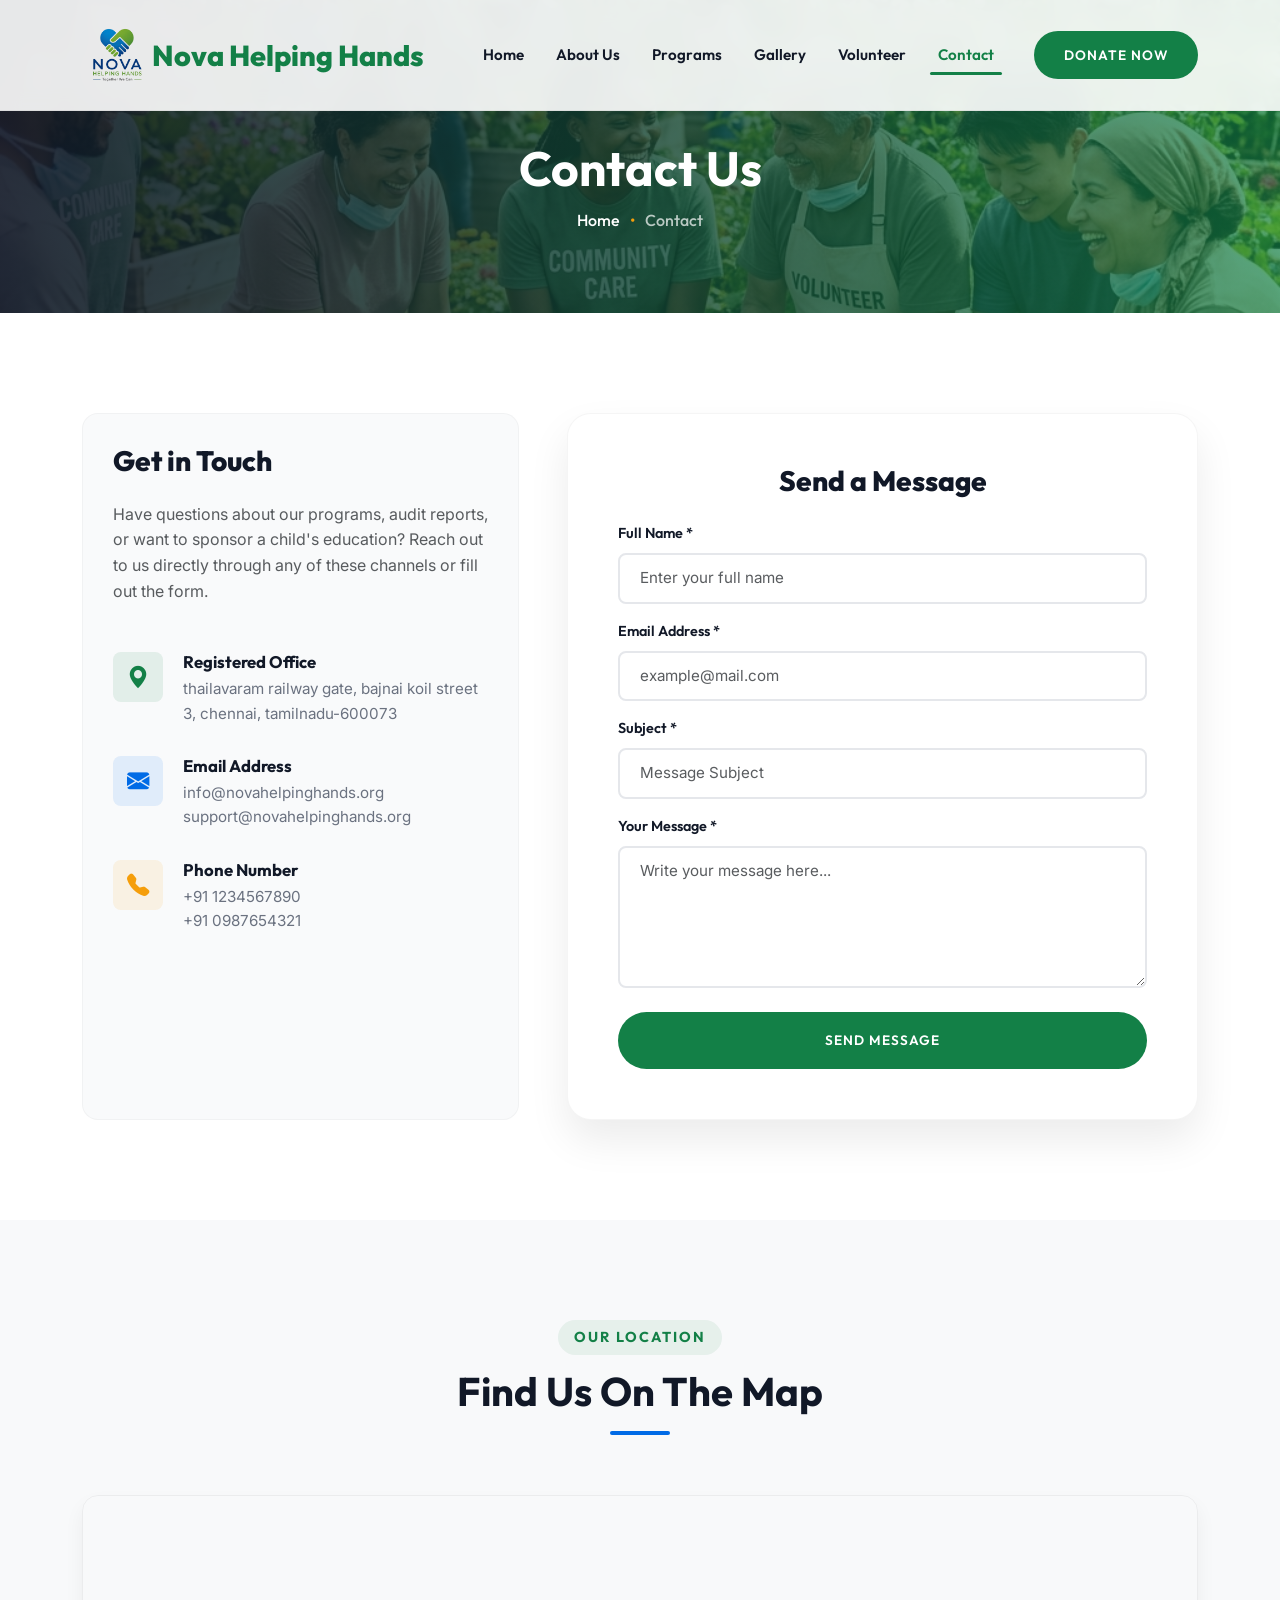
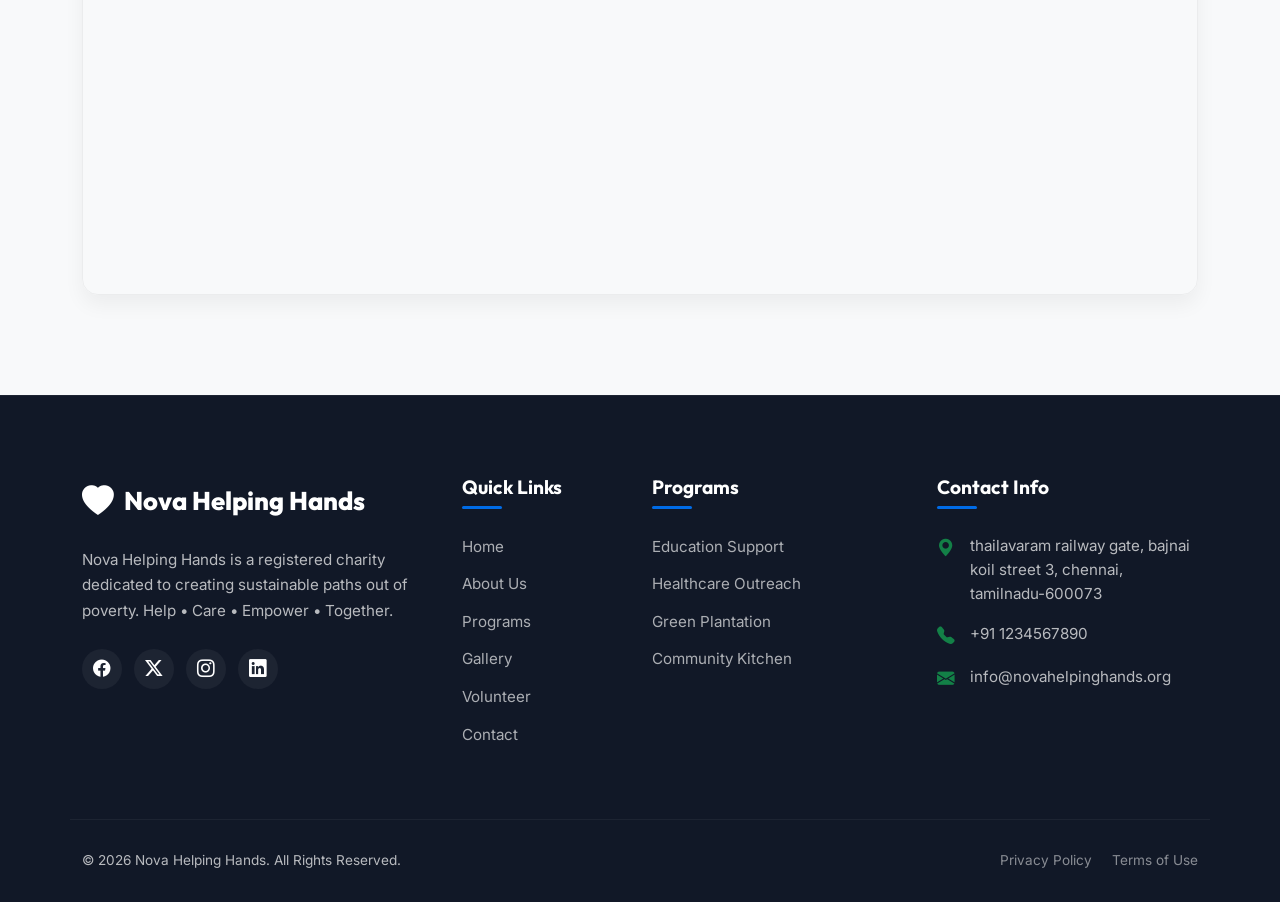
<file: contact.html>
<!DOCTYPE html>
<html lang="en">
<head>
    <meta charset="UTF-8">
    <meta name="viewport" content="width=device-width, initial-scale=1.0">
    <title>Nova Helping Hands | Contact Us - Help • Care • Empower • Together</title>
    <!-- Meta Description -->
    <meta name="description" content="Get in touch with Nova Helping Hands. Find our address, email, phone number, embedded map, and contact form.">
    <!-- Google Fonts -->
    <link rel="preconnect" href="https://fonts.googleapis.com">
    <link rel="preconnect" href="https://fonts.gstatic.com" crossorigin>
    <!-- Bootstrap 5 CSS -->
    <link href="https://cdn.jsdelivr.net/npm/bootstrap@5.3.2/dist/css/bootstrap.min.css" rel="stylesheet">
    <!-- Bootstrap Icons -->
    <link href="https://cdn.jsdelivr.net/npm/bootstrap-icons@1.11.2/font/bootstrap-icons.min.css" rel="stylesheet">
    <!-- Custom Style Sheet -->
    <link rel="stylesheet" href="assets/css/style.css">
</head>
<body>

    <!-- Header / Navigation Bar -->
    <nav class="navbar navbar-expand-lg navbar-custom fixed-top">
        <div class="container">
            <a class="navbar-brand" href="index.html" id="navBrandLink">
             <img src="assets/images/logo.png"
         alt="Nova Helping Hands Logo"
         class="footer-logo"> 
         <span>Nova Helping Hands</span>
            </a>
            <button class="navbar-toggler" type="button" data-bs-toggle="collapse" data-bs-target="#navbarContent" aria-controls="navbarContent" aria-expanded="false" aria-label="Toggle navigation" id="navbarTogglerBtn">
                <span class="navbar-toggler-icon"></span>
            </button>
            <div class="collapse navbar-collapse" id="navbarContent">
                <ul class="navbar-nav ms-auto mb-2 mb-lg-0">
                    <li class="nav-item">
                        <a class="nav-link nav-link-custom" href="index.html" id="navHomeLink">Home</a>
                    </li>
                    <li class="nav-item">
                        <a class="nav-link nav-link-custom" href="about.html" id="navAboutLink">About Us</a>
                    </li>
                    <li class="nav-item">
                        <a class="nav-link nav-link-custom" href="programs.html" id="navProgramsLink">Programs</a>
                    </li>
                    <li class="nav-item">
                        <a class="nav-link nav-link-custom" href="gallery.html" id="navGalleryLink">Gallery</a>
                    </li>
                    <li class="nav-item">
                        <a class="nav-link nav-link-custom" href="volunteer.html" id="navVolunteerLink">Volunteer</a>
                    </li>
                    <li class="nav-item">
                        <a class="nav-link nav-link-custom active" href="contact.html" id="navContactLink">Contact</a>
                    </li>
                </ul>
                <div class="ms-lg-4">
                    <a href="index.html#donationSection" class="btn btn-custom btn-custom-primary" id="headerDonateBtn">Donate Now</a>
                </div>
            </div>
        </div>
    </nav>

    <!-- Page Header -->
    <header class="page-header" style="background-image: url('assets/images/hero_banner.png');" id="contactPageHeader">
        <div class="page-header-overlay"></div>
        <div class="container page-header-content">
            <h1>Contact Us</h1>
            <ul class="breadcrumb-custom">
                <li class="breadcrumb-custom-item"><a href="index.html">Home</a></li>
                <li class="breadcrumb-custom-item">Contact</li>
            </ul>
        </div>
    </header>

    <!-- Contact Details & Form Section -->
    <section class="section-padding" id="contactMainSection">
        <div class="container">
            <div class="row g-5">
                <!-- Contact info details column -->
                <div class="col-lg-5">
                    <div class="contact-info-card">
                        <h3 class="mb-4" style="font-family: var(--font-headings); font-weight:800;">Get in Touch</h3>
                        <p class="text-muted mb-5">Have questions about our programs, audit reports, or want to sponsor a child's education? Reach out to us directly through any of these channels or fill out the form.</p>

                        <!-- Address -->
                        <div class="contact-info-item">
                            <div class="contact-info-icon">
                                <i class="bi bi-geo-alt-fill"></i>
                            </div>
                            <div class="contact-info-text">
                                <h5>Registered Office</h5>
                                <p>thailavaram railway gate, bajnai koil street 3, chennai, tamilnadu-600073</p>
                            </div>
                        </div>

                        <!-- Email -->
                        <div class="contact-info-item">
                            <div class="contact-info-icon" style="color: var(--secondary-blue); background-color: rgba(0, 107, 230, 0.1);">
                                <i class="bi bi-envelope-fill"></i>
                            </div>
                            <div class="contact-info-text">
                                <h5>Email Address</h5>
                                <p>info@novahelpinghands.org</p>
                                <p>support@novahelpinghands.org</p>
                            </div>
                        </div>

                        <!-- Phone -->
                        <div class="contact-info-item">
                            <div class="contact-info-icon" style="color: var(--accent-gold); background-color: rgba(245, 158, 11, 0.1);">
                                <i class="bi bi-telephone-fill"></i>
                            </div>
                            <div class="contact-info-text">
                                <h5>Phone Number</h5>
                                <p>+91 1234567890</p>
                                <p>+91 0987654321</p>
                            </div>
                        </div>
                    </div>
                </div>

                <!-- Contact form column -->
                <div class="col-lg-7">
                    <div class="form-card">
                        <h3 class="mb-4" style="font-family: var(--font-headings); font-weight:800; text-align:center;">Send a Message</h3>
                        
                        <form id="contactForm" novalidate>
                            <!-- Name -->
                            <div class="mb-3 d-flex flex-column text-start">
                                <label for="contactName" class="form-label-custom">Full Name *</label>
                                <input type="text" class="form-control form-control-custom" id="contactName" placeholder="Enter your full name" required>
                                <div class="invalid-feedback-custom">Please enter your name.</div>
                            </div>

                            <!-- Email -->
                            <div class="mb-3 d-flex flex-column text-start">
                                <label for="contactEmail" class="form-label-custom">Email Address *</label>
                                <input type="email" class="form-control form-control-custom" id="contactEmail" placeholder="example@mail.com" required>
                                <div class="invalid-feedback-custom">Please enter a valid email address.</div>
                            </div>

                            <!-- Subject -->
                            <div class="mb-3 d-flex flex-column text-start">
                                <label for="contactSubject" class="form-label-custom">Subject *</label>
                                <input type="text" class="form-control form-control-custom" id="contactSubject" placeholder="Message Subject" required>
                                <div class="invalid-feedback-custom">Please enter a subject.</div>
                            </div>

                            <!-- Message Body -->
                            <div class="mb-4 d-flex flex-column text-start">
                                <label for="contactMessage" class="form-label-custom">Your Message *</label>
                                <textarea class="form-control form-control-custom" id="contactMessage" rows="5" placeholder="Write your message here..." required></textarea>
                                <div class="invalid-feedback-custom">Please enter your message.</div>
                            </div>

                            <!-- Submit -->
                            <button type="submit" class="btn btn-custom btn-custom-primary w-100 py-3" id="btnContactSubmit">Send Message</button>
                        </form>
                    </div>
                </div>
            </div>
        </div>
    </section>

    <!-- Embedded Google Map Section -->
    <section class="section-padding bg-light" id="mapSection">
        <div class="container">
            <div class="section-header">
                <span class="subtitle">Our Location</span>
                <h2>Find Us On The Map</h2>
            </div>
            <div class="row">
                <div class="col-12">
                    <div class="map-wrapper">
                        <!-- Safe mock Embedded Google Maps iframe -->
                        <iframe 
                            src="https://www.google.com/maps/embed?pb=!1m18!1m12!1m3!1d3890.07174598453!2d80.04725067483892!3d12.838640287464658!2m3!1f0!2f0!3f0!3m2!1i1024!2i768!4f13.1!3m3!1m2!1s0x3a52f7005ded747f%3A0xf6ad8e9eddbf9d4f!2sNOVAHAMO%20TECHNOLOGIES%20PVT%20LTD!5e0!3m2!1sen!2sin!4v1782381342792!5m2!1sen!2sin" width="600" height="450" style="border:0;" allowfullscreen="" loading="lazy" referrerpolicy="strict-origin-when-cross-origin" 
                            allowfullscreen="" 
                            loading="lazy"
                            title="Nova Helping Hands Office Location">
                        </iframe>
                    </div>
                </div>
            </div>
        </div>
    </section>

    <!-- Footer -->
    <footer class="footer-custom" id="footerSection">
        <div class="container">
            <div class="row g-4">
                <div class="col-lg-4 col-md-6 footer-brand">
                    <a class="navbar-brand text-white" href="index.html" id="footerBrandLink">
                        <i class="bi bi-heart-fill logo-icon"></i>
                        <span>Nova Helping Hands</span>
                    </a>
                    <p class="footer-desc mt-3">Nova Helping Hands is a registered charity dedicated to creating sustainable paths out of poverty. Help • Care • Empower • Together.</p>
                    <div class="footer-social-links">
                        <a href="#" class="footer-social-icon" aria-label="Facebook" id="fbLink"><i class="bi bi-facebook"></i></a>
                        <a href="#" class="footer-social-icon" aria-label="Twitter" id="twLink"><i class="bi bi-twitter-x"></i></a>
                        <a href="#" class="footer-social-icon" aria-label="Instagram" id="igLink"><i class="bi bi-instagram"></i></a>
                        <a href="#" class="footer-social-icon" aria-label="LinkedIn" id="liLink"><i class="bi bi-linkedin"></i></a>
                    </div>
                </div>
                <div class="col-lg-2 col-md-6">
                    <h3 class="footer-heading">Quick Links</h3>
                    <ul class="footer-links">
                        <li class="footer-link-item"><a href="index.html" id="flHome">Home</a></li>
                        <li class="footer-link-item"><a href="about.html" id="flAbout">About Us</a></li>
                        <li class="footer-link-item"><a href="programs.html" id="flPrograms">Programs</a></li>
                        <li class="footer-link-item"><a href="gallery.html" id="flGallery">Gallery</a></li>
                        <li class="footer-link-item"><a href="volunteer.html" id="flVolunteer">Volunteer</a></li>
                        <li class="footer-link-item"><a href="contact.html" id="flContact">Contact</a></li>
                    </ul>
                </div>
                <div class="col-lg-3 col-md-6">
                    <h3 class="footer-heading">Programs</h3>
                    <ul class="footer-links">
                        <li class="footer-link-item"><a href="programs.html" id="fpEdu">Education Support</a></li>
                        <li class="footer-link-item"><a href="programs.html" id="fpHealth">Healthcare Outreach</a></li>
                        <li class="footer-link-item"><a href="programs.html" id="fpEnv">Green Plantation</a></li>
                        <li class="footer-link-item"><a href="programs.html" id="fpComm">Community Kitchen</a></li>
                    </ul>
                </div>
                <div class="col-lg-3 col-md-6">
                    <h3 class="footer-heading">Contact Info</h3>
                    <ul class="footer-links">
                        <li class="footer-contact-item">
                            <i class="bi bi-geo-alt-fill footer-contact-icon"></i>
                            <span>thailavaram railway gate, bajnai koil street 3, chennai, tamilnadu-600073</span>
                        </li>
                        <li class="footer-contact-item">
                            <i class="bi bi-telephone-fill footer-contact-icon"></i>
                            <span>+91 1234567890</span>
                        </li>
                        <li class="footer-contact-item">
                            <i class="bi bi-envelope-fill footer-contact-icon"></i>
                            <span>info@novahelpinghands.org</span>
                        </li>
                    </ul>
                </div>
            </div>
            <div class="row footer-bottom">
                <div class="col-md-6 text-center text-md-start">
                    <p class="mb-0">&copy; 2026 Nova Helping Hands. All Rights Reserved.</p>
                </div>
                <div class="col-md-6">
                    <ul class="footer-bottom-links">
                        <li class="footer-bottom-link-item"><a href="#" id="fbPrivacy">Privacy Policy</a></li>
                        <li class="footer-bottom-link-item"><a href="#" id="fbTerms">Terms of Use</a></li>
                    </ul>
                </div>
            </div>
        </div>
    </footer>

    <!-- Bootstrap 5 JS Bundle -->
    <script src="https://cdn.jsdelivr.net/npm/bootstrap@5.3.2/dist/js/bootstrap.bundle.min.js"></script>
    <!-- Custom JavaScript -->
    <script src="assets/js/script.js"></script>
</body>
</html>
</file>
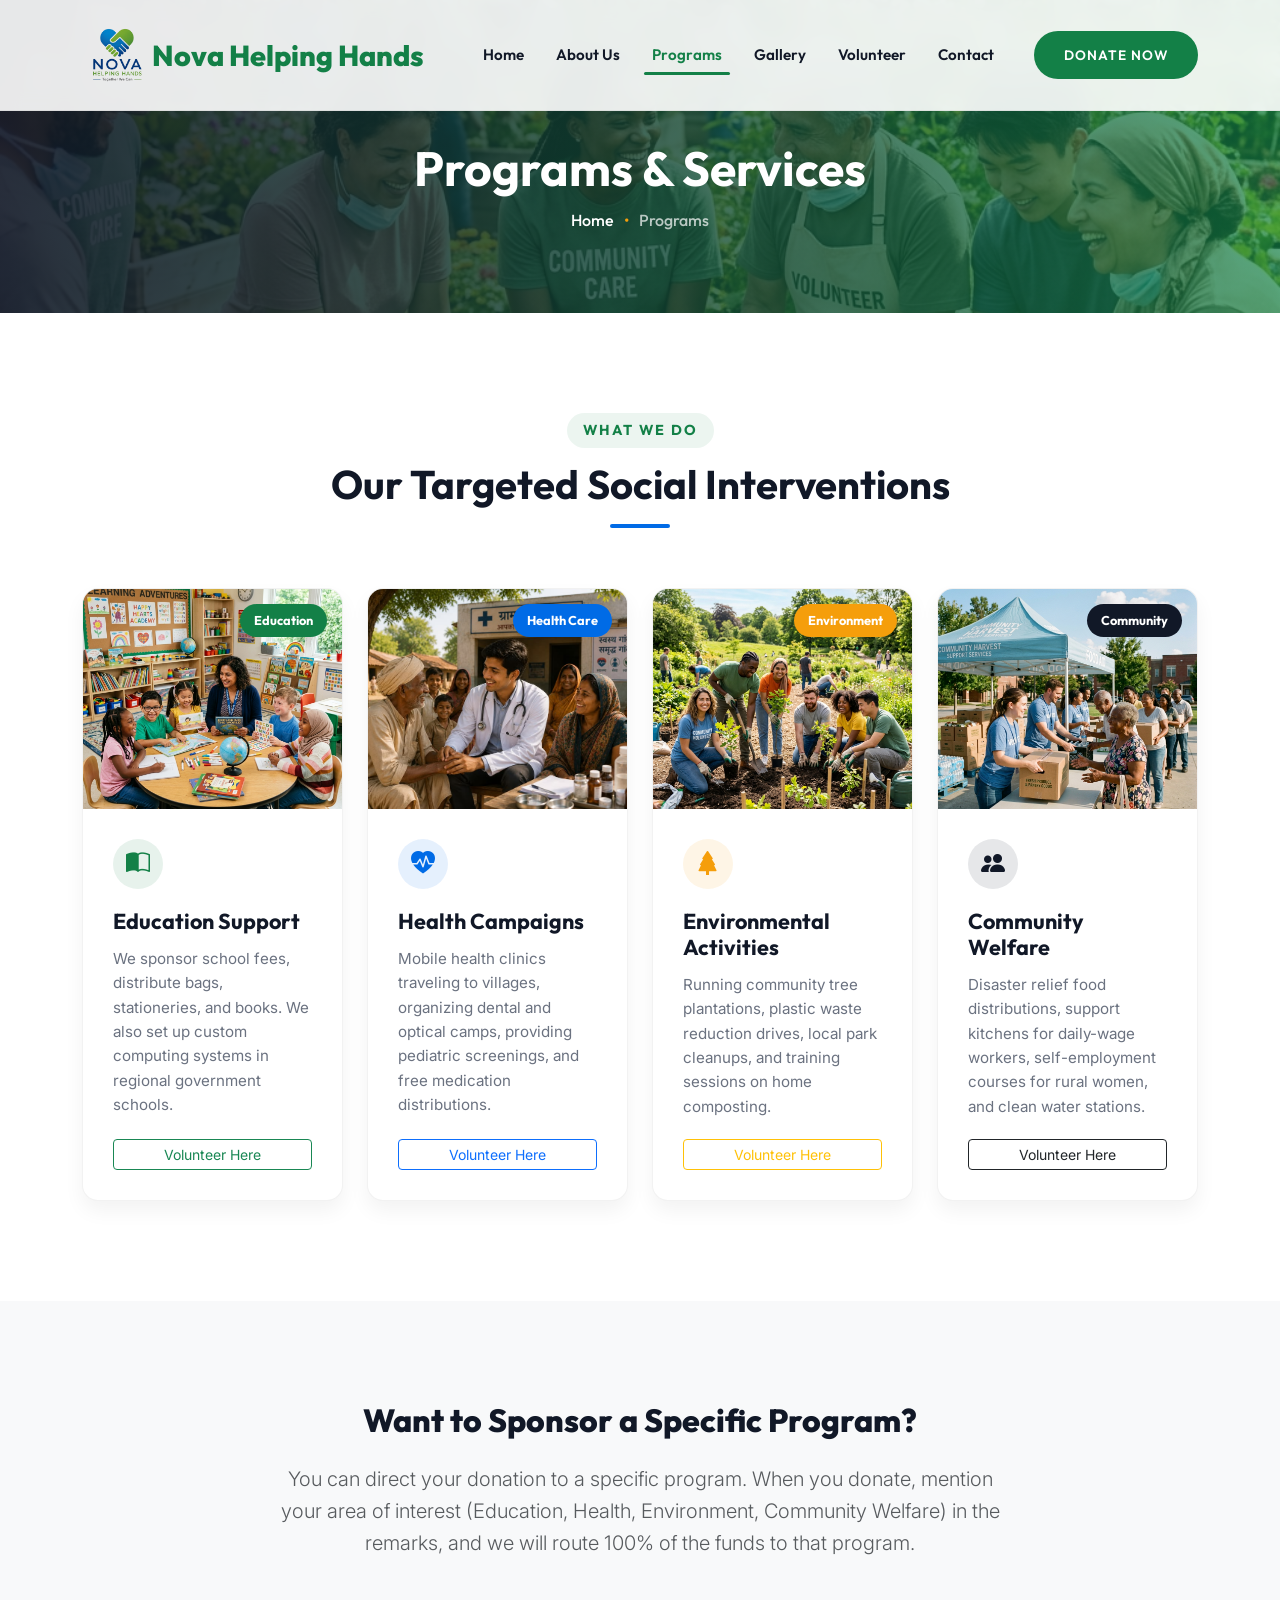
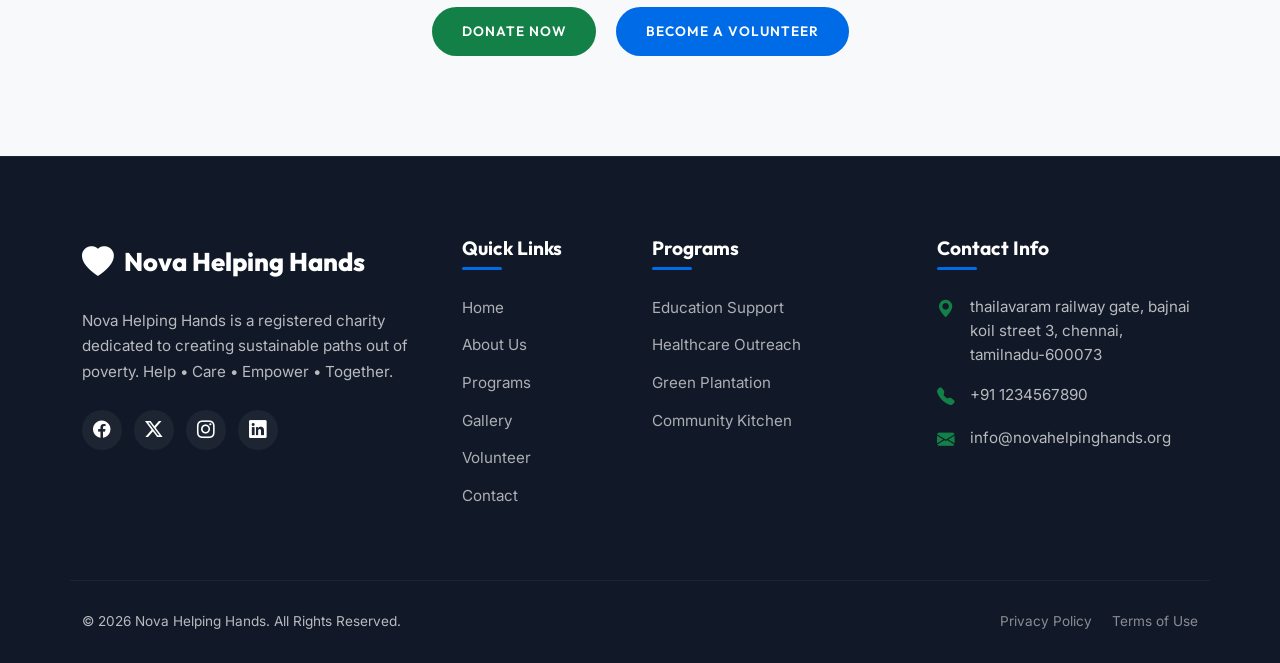
<file: programs.html>
<!DOCTYPE html>
<html lang="en">
<head>
    <meta charset="UTF-8">
    <meta name="viewport" content="width=device-width, initial-scale=1.0">
    <title>Nova Helping Hands | Programs - Help • Care • Empower • Together</title>
    <!-- Meta Description -->
    <meta name="description" content="Explore our NGO programs: Education Support, Health Campaigns, Environmental Activities, and Community Welfare Programs.">
    <!-- Google Fonts -->
    <link rel="preconnect" href="https://fonts.googleapis.com">
    <link rel="preconnect" href="https://fonts.gstatic.com" crossorigin>
    <!-- Bootstrap 5 CSS -->
    <link href="https://cdn.jsdelivr.net/npm/bootstrap@5.3.2/dist/css/bootstrap.min.css" rel="stylesheet">
    <!-- Bootstrap Icons -->
    <link href="https://cdn.jsdelivr.net/npm/bootstrap-icons@1.11.2/font/bootstrap-icons.min.css" rel="stylesheet">
    <!-- Custom Style Sheet -->
    <link rel="stylesheet" href="assets/css/style.css">
</head>
<body>

    <!-- Header / Navigation Bar -->
    <nav class="navbar navbar-expand-lg navbar-custom fixed-top">
        <div class="container">
            <a class="navbar-brand" href="index.html" id="navBrandLink">
                <img src="assets/images/logo.png"
         alt="Nova Helping Hands Logo"
         class="footer-logo"> 
         <span>Nova Helping Hands</span>
            </a>
            <button class="navbar-toggler" type="button" data-bs-toggle="collapse" data-bs-target="#navbarContent" aria-controls="navbarContent" aria-expanded="false" aria-label="Toggle navigation" id="navbarTogglerBtn">
                <span class="navbar-toggler-icon"></span>
            </button>
            <div class="collapse navbar-collapse" id="navbarContent">
                <ul class="navbar-nav ms-auto mb-2 mb-lg-0">
                    <li class="nav-item">
                        <a class="nav-link nav-link-custom" href="index.html" id="navHomeLink">Home</a>
                    </li>
                    <li class="nav-item">
                        <a class="nav-link nav-link-custom" href="about.html" id="navAboutLink">About Us</a>
                    </li>
                    <li class="nav-item">
                        <a class="nav-link nav-link-custom active" href="programs.html" id="navProgramsLink">Programs</a>
                    </li>
                    <li class="nav-item">
                        <a class="nav-link nav-link-custom" href="gallery.html" id="navGalleryLink">Gallery</a>
                    </li>
                    <li class="nav-item">
                        <a class="nav-link nav-link-custom" href="volunteer.html" id="navVolunteerLink">Volunteer</a>
                    </li>
                    <li class="nav-item">
                        <a class="nav-link nav-link-custom" href="contact.html" id="navContactLink">Contact</a>
                    </li>
                </ul>
                <div class="ms-lg-4">
                    <a href="index.html#donationSection" class="btn btn-custom btn-custom-primary" id="headerDonateBtn">Donate Now</a>
                </div>
            </div>
        </div>
    </nav>

    <!-- Page Header -->
    <header class="page-header" style="background-image: url('assets/images/hero_banner.png');" id="programsPageHeader">
        <div class="page-header-overlay"></div>
        <div class="container page-header-content">
            <h1>Programs & Services</h1>
            <ul class="breadcrumb-custom">
                <li class="breadcrumb-custom-item"><a href="index.html">Home</a></li>
                <li class="breadcrumb-custom-item">Programs</li>
            </ul>
        </div>
    </header>

    <!-- Programs Grid Section -->
    <section class="section-padding" id="programsGridSection">
        <div class="container">
            <div class="section-header">
                <span class="subtitle">What We Do</span>
                <h2>Our Targeted Social Interventions</h2>
            </div>
            
            <div class="row g-4">
                <!-- Program 1: Education Support -->
                <div class="col-md-6 col-lg-3">
                    <div class="program-card">
                        <div class="program-img-wrapper">
                            <img src="assets/images/program_education.png" class="program-img" alt="Education Support" id="progEduDetailImg">
                            <span class="program-tag">Education</span>
                        </div>
                        <div class="program-content">
                            <div class="program-icon-badge">
                                <i class="bi bi-book-half"></i>
                            </div>
                            <h3 class="program-title">Education Support</h3>
                            <p class="program-desc">We sponsor school fees, distribute bags, stationeries, and books. We also set up custom computing systems in regional government schools.</p>
                            <div class="mt-auto">
                                <a href="volunteer.html" class="btn btn-sm btn-outline-success w-100" id="volunteerEduBtn">Volunteer Here</a>
                            </div>
                        </div>
                    </div>
                </div>

                <!-- Program 2: Health Campaigns -->
                <div class="col-md-6 col-lg-3">
                    <div class="program-card">
                        <div class="program-img-wrapper">
                            <img src="assets/images/health.jpg.jpeg" class="program-img" alt="Health Campaigns" id="progHealthDetailImg">
                            <span class="program-tag" style="background-color: var(--secondary-blue);">Health Care</span>
                        </div>
                        <div class="program-content">
                            <div class="program-icon-badge" style="color: var(--secondary-blue); background-color: rgba(0, 107, 230, 0.1);">
                                <i class="bi bi-heart-pulse-fill"></i>
                            </div>
                            <h3 class="program-title">Health Campaigns</h3>
                            <p class="program-desc">Mobile health clinics traveling to villages, organizing dental and optical camps, providing pediatric screenings, and free medication distributions.</p>
                            <div class="mt-auto">
                                <a href="volunteer.html" class="btn btn-sm btn-outline-primary w-100" id="volunteerHealthBtn">Volunteer Here</a>
                            </div>
                        </div>
                    </div>
                </div>

                <!-- Program 3: Environmental Activities -->
                <div class="col-md-6 col-lg-3">
                    <div class="program-card">
                        <div class="program-img-wrapper">
                            <img src="assets/images/program_environment.png" class="program-img" alt="Environmental Activities" id="progEnvDetailImg">
                            <span class="program-tag" style="background-color: var(--accent-gold);">Environment</span>
                        </div>
                        <div class="program-content">
                            <div class="program-icon-badge" style="color: var(--accent-gold); background-color: rgba(245, 158, 11, 0.1);">
                                <i class="bi bi-tree-fill"></i>
                            </div>
                            <h3 class="program-title">Environmental Activities</h3>
                            <p class="program-desc">Running community tree plantations, plastic waste reduction drives, local park cleanups, and training sessions on home composting.</p>
                            <div class="mt-auto">
                                <a href="volunteer.html" class="btn btn-sm btn-outline-warning w-100" id="volunteerEnvBtn">Volunteer Here</a>
                            </div>
                        </div>
                    </div>
                </div>

                <!-- Program 4: Community Welfare Programs -->
                <div class="col-md-6 col-lg-3">
                    <div class="program-card">
                        <div class="program-img-wrapper">
                            <img src="assets/images/program_community.png" class="program-img" alt="Community Welfare" id="progCommDetailImg">
                            <span class="program-tag" style="background-color: var(--dark-slate);">Community</span>
                        </div>
                        <div class="program-content">
                            <div class="program-icon-badge" style="color: var(--dark-slate); background-color: rgba(17, 24, 39, 0.1);">
                                <i class="bi bi-people-fill"></i>
                            </div>
                            <h3 class="program-title">Community Welfare</h3>
                            <p class="program-desc">Disaster relief food distributions, support kitchens for daily-wage workers, self-employment courses for rural women, and clean water stations.</p>
                            <div class="mt-auto">
                                <a href="volunteer.html" class="btn btn-sm btn-outline-dark w-100" id="volunteerCommBtn">Volunteer Here</a>
                            </div>
                        </div>
                    </div>
                </div>
            </div>
        </div>
    </section>

    <!-- Support Call to Action Section -->
    <section class="section-padding bg-light" id="programsCtaSection">
        <div class="container text-center">
            <div class="row justify-content-center">
                <div class="col-lg-8">
                    <h2 class="mb-4" style="font-family: var(--font-headings); font-weight:800;">Want to Sponsor a Specific Program?</h2>
                    <p class="lead text-muted mb-5">You can direct your donation to a specific program. When you donate, mention your area of interest (Education, Health, Environment, Community Welfare) in the remarks, and we will route 100% of the funds to that program.</p>
                    <a href="index.html#donationSection" class="btn btn-custom btn-custom-primary me-3" id="ctaDonateNowBtn">Donate Now</a>
                    <a href="volunteer.html" class="btn btn-custom btn-custom-secondary" id="ctaBecomeVolunteerBtn">Become a Volunteer</a>
                </div>
            </div>
        </div>
    </section>

    <!-- Footer -->
    <footer class="footer-custom" id="footerSection">
        <div class="container">
            <div class="row g-4">
                <div class="col-lg-4 col-md-6 footer-brand">
                    <a class="navbar-brand text-white" href="index.html" id="footerBrandLink">
                        <i class="bi bi-heart-fill logo-icon"></i>
                        <span>Nova Helping Hands</span>
                    </a>
                    <p class="footer-desc mt-3">Nova Helping Hands is a registered charity dedicated to creating sustainable paths out of poverty. Help • Care • Empower • Together.</p>
                    <div class="footer-social-links">
                        <a href="#" class="footer-social-icon" aria-label="Facebook" id="fbLink"><i class="bi bi-facebook"></i></a>
                        <a href="#" class="footer-social-icon" aria-label="Twitter" id="twLink"><i class="bi bi-twitter-x"></i></a>
                        <a href="#" class="footer-social-icon" aria-label="Instagram" id="igLink"><i class="bi bi-instagram"></i></a>
                        <a href="#" class="footer-social-icon" aria-label="LinkedIn" id="liLink"><i class="bi bi-linkedin"></i></a>
                    </div>
                </div>
                <div class="col-lg-2 col-md-6">
                    <h3 class="footer-heading">Quick Links</h3>
                    <ul class="footer-links">
                        <li class="footer-link-item"><a href="index.html" id="flHome">Home</a></li>
                        <li class="footer-link-item"><a href="about.html" id="flAbout">About Us</a></li>
                        <li class="footer-link-item"><a href="programs.html" id="flPrograms">Programs</a></li>
                        <li class="footer-link-item"><a href="gallery.html" id="flGallery">Gallery</a></li>
                        <li class="footer-link-item"><a href="volunteer.html" id="flVolunteer">Volunteer</a></li>
                        <li class="footer-link-item"><a href="contact.html" id="flContact">Contact</a></li>
                    </ul>
                </div>
                <div class="col-lg-3 col-md-6">
                    <h3 class="footer-heading">Programs</h3>
                    <ul class="footer-links">
                        <li class="footer-link-item"><a href="programs.html" id="fpEdu">Education Support</a></li>
                        <li class="footer-link-item"><a href="programs.html" id="fpHealth">Healthcare Outreach</a></li>
                        <li class="footer-link-item"><a href="programs.html" id="fpEnv">Green Plantation</a></li>
                        <li class="footer-link-item"><a href="programs.html" id="fpComm">Community Kitchen</a></li>
                    </ul>
                </div>
                <div class="col-lg-3 col-md-6">
                    <h3 class="footer-heading">Contact Info</h3>
                    <ul class="footer-links">
                        <li class="footer-contact-item">
                            <i class="bi bi-geo-alt-fill footer-contact-icon"></i>
                            <span>thailavaram railway gate, bajnai koil street 3, chennai, tamilnadu-600073</span>
                        </li>
                        <li class="footer-contact-item">
                            <i class="bi bi-telephone-fill footer-contact-icon"></i>
                            <span>+91 1234567890</span>
                        </li>
                        <li class="footer-contact-item">
                            <i class="bi bi-envelope-fill footer-contact-icon"></i>
                            <span>info@novahelpinghands.org</span>
                        </li>
                    </ul>
                </div>
            </div>
            <div class="row footer-bottom">
                <div class="col-md-6 text-center text-md-start">
                    <p class="mb-0">&copy; 2026 Nova Helping Hands. All Rights Reserved.</p>
                </div>
                <div class="col-md-6">
                    <ul class="footer-bottom-links">
                        <li class="footer-bottom-link-item"><a href="#" id="fbPrivacy">Privacy Policy</a></li>
                        <li class="footer-bottom-link-item"><a href="#" id="fbTerms">Terms of Use</a></li>
                    </ul>
                </div>
            </div>
        </div>
    </footer>

    <!-- Bootstrap 5 JS Bundle -->
    <script src="https://cdn.jsdelivr.net/npm/bootstrap@5.3.2/dist/js/bootstrap.bundle.min.js"></script>
    <!-- Custom JavaScript -->
    <script src="assets/js/script.js"></script>
</body>
</html>
</file>
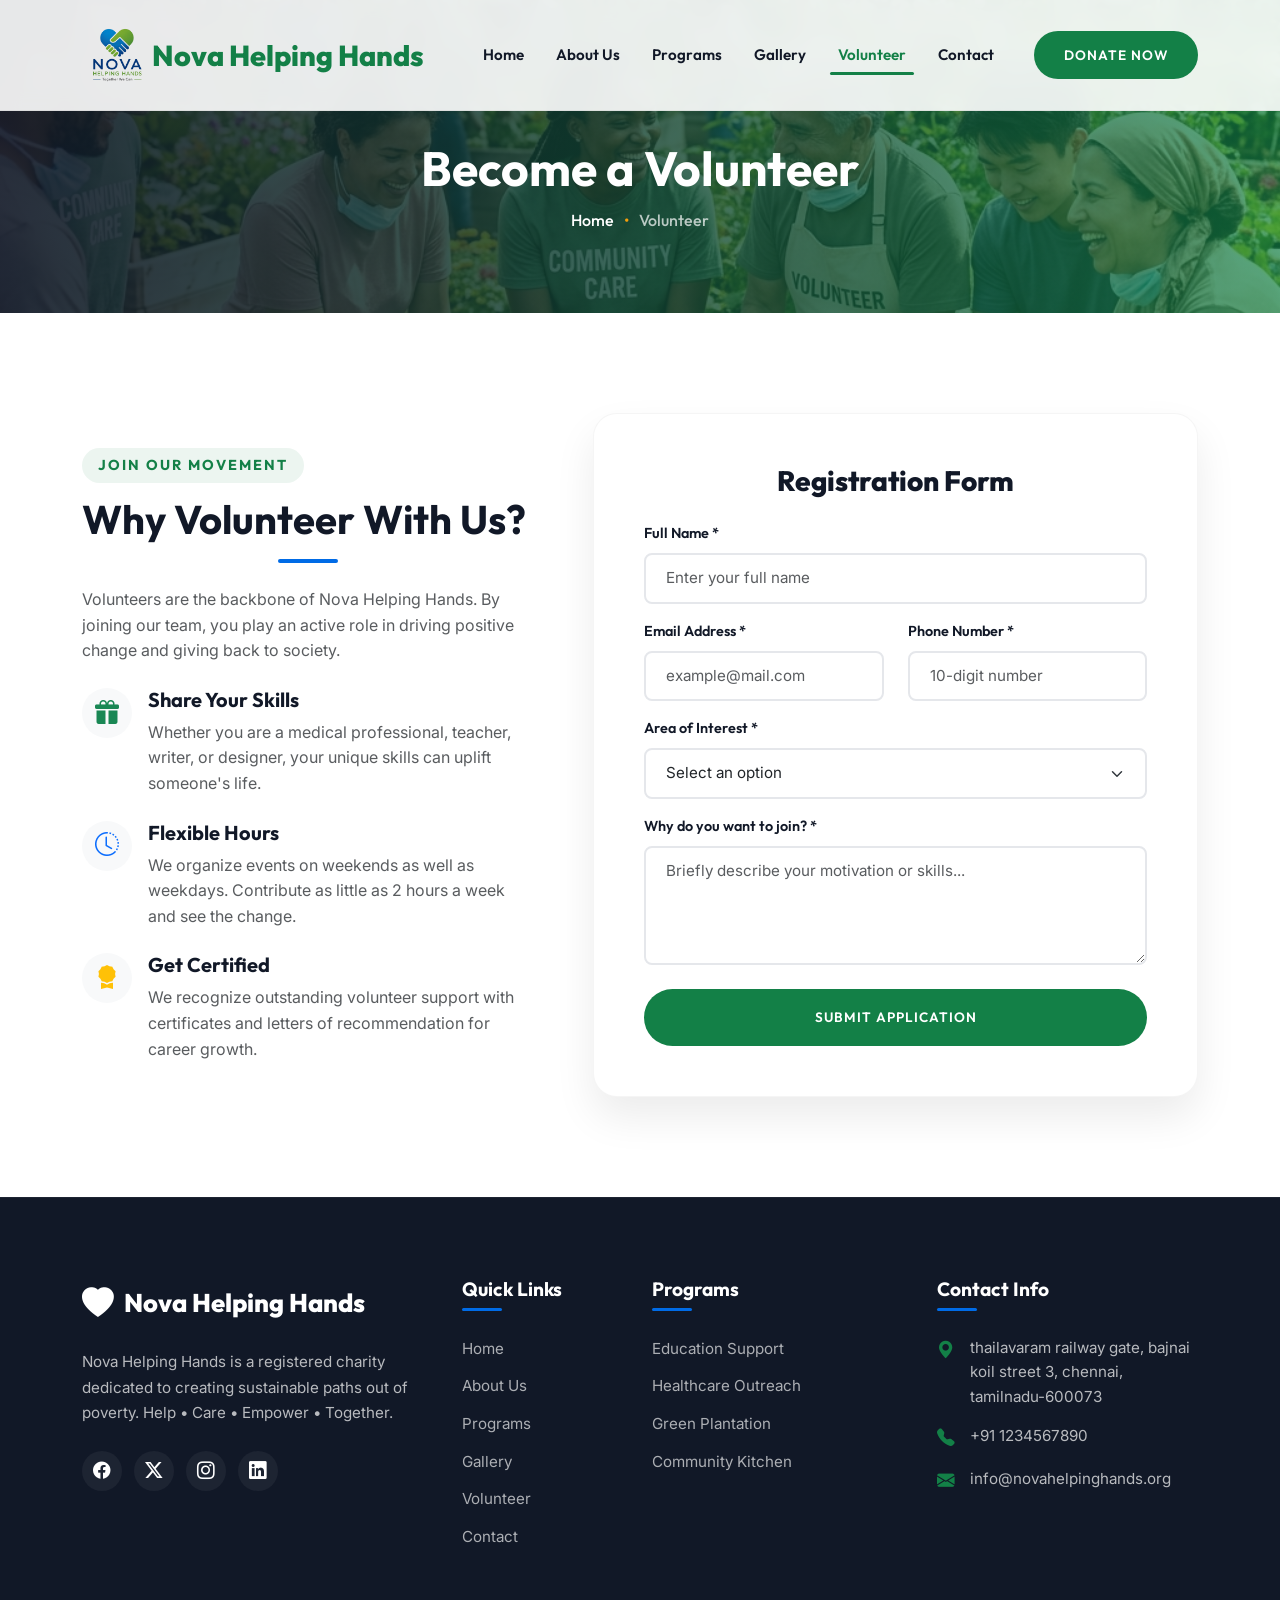
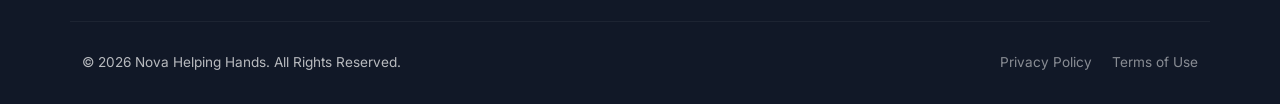
<file: volunteer.html>
<!DOCTYPE html>
<html lang="en">
<head>
    <meta charset="UTF-8">
    <meta name="viewport" content="width=device-width, initial-scale=1.0">
    <title>Nova Helping Hands | Volunteer Registration - Help • Care • Empower • Together</title>
    <!-- Meta Description -->
    <meta name="description" content="Register to become a volunteer with Nova Helping Hands. Join our education, health, community, or environment activities today.">
    <!-- Google Fonts -->
    <link rel="preconnect" href="https://fonts.googleapis.com">
    <link rel="preconnect" href="https://fonts.gstatic.com" crossorigin>
    <!-- Bootstrap 5 CSS -->
    <link href="https://cdn.jsdelivr.net/npm/bootstrap@5.3.2/dist/css/bootstrap.min.css" rel="stylesheet">
    <!-- Bootstrap Icons -->
    <link href="https://cdn.jsdelivr.net/npm/bootstrap-icons@1.11.2/font/bootstrap-icons.min.css" rel="stylesheet">
    <!-- Custom Style Sheet -->
    <link rel="stylesheet" href="assets/css/style.css">
</head>
<body>

    <!-- Header / Navigation Bar -->
    <nav class="navbar navbar-expand-lg navbar-custom fixed-top">
        <div class="container">
            <a class="navbar-brand" href="index.html" id="navBrandLink">
               <img src="assets/images/logo.png"
         alt="Nova Helping Hands Logo"
         class="footer-logo"> 
         <span>Nova Helping Hands</span>
            </a>
            <button class="navbar-toggler" type="button" data-bs-toggle="collapse" data-bs-target="#navbarContent" aria-controls="navbarContent" aria-expanded="false" aria-label="Toggle navigation" id="navbarTogglerBtn">
                <span class="navbar-toggler-icon"></span>
            </button>
            <div class="collapse navbar-collapse" id="navbarContent">
                <ul class="navbar-nav ms-auto mb-2 mb-lg-0">
                    <li class="nav-item">
                        <a class="nav-link nav-link-custom" href="index.html" id="navHomeLink">Home</a>
                    </li>
                    <li class="nav-item">
                        <a class="nav-link nav-link-custom" href="about.html" id="navAboutLink">About Us</a>
                    </li>
                    <li class="nav-item">
                        <a class="nav-link nav-link-custom" href="programs.html" id="navProgramsLink">Programs</a>
                    </li>
                    <li class="nav-item">
                        <a class="nav-link nav-link-custom" href="gallery.html" id="navGalleryLink">Gallery</a>
                    </li>
                    <li class="nav-item">
                        <a class="nav-link nav-link-custom active" href="volunteer.html" id="navVolunteerLink">Volunteer</a>
                    </li>
                    <li class="nav-item">
                        <a class="nav-link nav-link-custom" href="contact.html" id="navContactLink">Contact</a>
                    </li>
                </ul>
                <div class="ms-lg-4">
                    <a href="index.html#donationSection" class="btn btn-custom btn-custom-primary" id="headerDonateBtn">Donate Now</a>
                </div>
            </div>
        </div>
    </nav>

    <!-- Page Header -->
    <header class="page-header" style="background-image: url('assets/images/hero_banner.png');" id="volunteerPageHeader">
        <div class="page-header-overlay"></div>
        <div class="container page-header-content">
            <h1>Become a Volunteer</h1>
            <ul class="breadcrumb-custom">
                <li class="breadcrumb-custom-item"><a href="index.html">Home</a></li>
                <li class="breadcrumb-custom-item">Volunteer</li>
            </ul>
        </div>
    </header>

    <!-- Volunteer Section & Form -->
    <section class="section-padding" id="volunteerRegisterSection">
        <div class="container">
            <div class="row align-items-center">
                <!-- Info text Column -->
                <div class="col-lg-5 mb-5 mb-lg-0">
                    <div class="section-header text-start mb-4">
                        <span class="subtitle">Join Our Movement</span>
                        <h2>Why Volunteer With Us?</h2>
                    </div>
                    <p class="text-muted mb-4">Volunteers are the backbone of Nova Helping Hands. By joining our team, you play an active role in driving positive change and giving back to society.</p>
                    
                    <div class="d-flex align-items-start mb-4">
                        <div class="contact-info-icon me-3 bg-light text-success" style="padding:15px; border-radius:50px; font-size:1.5rem;">
                            <i class="bi bi-gift-fill"></i>
                        </div>
                        <div>
                            <h4 class="h5" style="font-family: var(--font-headings); font-weight:700;">Share Your Skills</h4>
                            <p class="text-muted mb-0">Whether you are a medical professional, teacher, writer, or designer, your unique skills can uplift someone's life.</p>
                        </div>
                    </div>

                    <div class="d-flex align-items-start mb-4">
                        <div class="contact-info-icon me-3 bg-light text-primary" style="padding:15px; border-radius:50px; font-size:1.5rem;">
                            <i class="bi bi-clock-history"></i>
                        </div>
                        <div>
                            <h4 class="h5" style="font-family: var(--font-headings); font-weight:700;">Flexible Hours</h4>
                            <p class="text-muted mb-0">We organize events on weekends as well as weekdays. Contribute as little as 2 hours a week and see the change.</p>
                        </div>
                    </div>

                    <div class="d-flex align-items-start">
                        <div class="contact-info-icon me-3 bg-light text-warning" style="padding:15px; border-radius:50px; font-size:1.5rem;">
                            <i class="bi bi-award-fill"></i>
                        </div>
                        <div>
                            <h4 class="h5" style="font-family: var(--font-headings); font-weight:700;">Get Certified</h4>
                            <p class="text-muted mb-0">We recognize outstanding volunteer support with certificates and letters of recommendation for career growth.</p>
                        </div>
                    </div>
                </div>

                <!-- Form Column -->
                <div class="col-lg-7 ps-lg-5">
                    <div class="form-card">
                        <h3 class="mb-4" style="font-family: var(--font-headings); font-weight:800; text-align:center;">Registration Form</h3>
                        
                        <form id="volunteerForm" novalidate>
                            <!-- Full Name -->
                            <div class="mb-3 d-flex flex-column text-start">
                                <label for="fullName" class="form-label-custom">Full Name *</label>
                                <input type="text" class="form-control form-control-custom" id="fullName" placeholder="Enter your full name" required>
                                <div class="invalid-feedback-custom">Please enter your name.</div>
                            </div>
                            
                            <!-- Email & Phone in a row -->
                            <div class="row">
                                <div class="col-md-6 mb-3 d-flex flex-column text-start">
                                    <label for="email" class="form-label-custom">Email Address *</label>
                                    <input type="email" class="form-control form-control-custom" id="email" placeholder="example@mail.com" required>
                                    <div class="invalid-feedback-custom">Please enter a valid email.</div>
                                </div>
                                <div class="col-md-6 mb-3 d-flex flex-column text-start">
                                    <label for="phone" class="form-label-custom">Phone Number *</label>
                                    <input type="tel" class="form-control form-control-custom" id="phone" placeholder="10-digit number" required>
                                    <div class="invalid-feedback-custom">Please enter a valid phone number.</div>
                                </div>
                            </div>

                            <!-- Area of Interest Dropdown -->
                            <div class="mb-3 d-flex flex-column text-start">
                                <label for="areaOfInterest" class="form-label-custom">Area of Interest *</label>
                                <select class="form-select form-select-custom" id="areaOfInterest" required>
                                    <option value="" disabled selected>Select an option</option>
                                    <option value="education">Education Support</option>
                                    <option value="healthcare">Healthcare Campaigns</option>
                                    <option value="environment">Environmental Activities</option>
                                    <option value="welfare">Community Welfare</option>
                                    <option value="administration">Office Admin / Social Media</option>
                                </select>
                                <div class="invalid-feedback-custom">Please select an interest area.</div>
                            </div>

                            <!-- Message -->
                            <div class="mb-4 d-flex flex-column text-start">
                                <label for="message" class="form-label-custom">Why do you want to join? *</label>
                                <textarea class="form-control form-control-custom" id="message" rows="4" placeholder="Briefly describe your motivation or skills..." required></textarea>
                                <div class="invalid-feedback-custom">Please write a brief statement.</div>
                            </div>

                            <!-- Submit Button -->
                            <button type="submit" class="btn btn-custom btn-custom-primary w-100 py-3" id="btnVolunteerSubmit">Submit Application</button>
                        </form>
                    </div>
                </div>
            </div>
        </div>
    </section>

    <!-- Footer -->
    <footer class="footer-custom" id="footerSection">
        <div class="container">
            <div class="row g-4">
                <div class="col-lg-4 col-md-6 footer-brand">
                    <a class="navbar-brand text-white" href="index.html" id="footerBrandLink">
                        <i class="bi bi-heart-fill logo-icon"></i>
                        <span>Nova Helping Hands</span>
                    </a>
                    <p class="footer-desc mt-3">Nova Helping Hands is a registered charity dedicated to creating sustainable paths out of poverty. Help • Care • Empower • Together.</p>
                    <div class="footer-social-links">
                        <a href="#" class="footer-social-icon" aria-label="Facebook" id="fbLink"><i class="bi bi-facebook"></i></a>
                        <a href="#" class="footer-social-icon" aria-label="Twitter" id="twLink"><i class="bi bi-twitter-x"></i></a>
                        <a href="#" class="footer-social-icon" aria-label="Instagram" id="igLink"><i class="bi bi-instagram"></i></a>
                        <a href="#" class="footer-social-icon" aria-label="LinkedIn" id="liLink"><i class="bi bi-linkedin"></i></a>
                    </div>
                </div>
                <div class="col-lg-2 col-md-6">
                    <h3 class="footer-heading">Quick Links</h3>
                    <ul class="footer-links">
                        <li class="footer-link-item"><a href="index.html" id="flHome">Home</a></li>
                        <li class="footer-link-item"><a href="about.html" id="flAbout">About Us</a></li>
                        <li class="footer-link-item"><a href="programs.html" id="flPrograms">Programs</a></li>
                        <li class="footer-link-item"><a href="gallery.html" id="flGallery">Gallery</a></li>
                        <li class="footer-link-item"><a href="volunteer.html" id="flVolunteer">Volunteer</a></li>
                        <li class="footer-link-item"><a href="contact.html" id="flContact">Contact</a></li>
                    </ul>
                </div>
                <div class="col-lg-3 col-md-6">
                    <h3 class="footer-heading">Programs</h3>
                    <ul class="footer-links">
                        <li class="footer-link-item"><a href="programs.html" id="fpEdu">Education Support</a></li>
                        <li class="footer-link-item"><a href="programs.html" id="fpHealth">Healthcare Outreach</a></li>
                        <li class="footer-link-item"><a href="programs.html" id="fpEnv">Green Plantation</a></li>
                        <li class="footer-link-item"><a href="programs.html" id="fpComm">Community Kitchen</a></li>
                    </ul>
                </div>
                <div class="col-lg-3 col-md-6">
                    <h3 class="footer-heading">Contact Info</h3>
                    <ul class="footer-links">
                        <li class="footer-contact-item">
                            <i class="bi bi-geo-alt-fill footer-contact-icon"></i>
                            <span>thailavaram railway gate, bajnai koil street 3, chennai, tamilnadu-600073</span>
                        </li>
                        <li class="footer-contact-item">
                            <i class="bi bi-telephone-fill footer-contact-icon"></i>
                            <span>+91 1234567890</span>
                        </li>
                        <li class="footer-contact-item">
                            <i class="bi bi-envelope-fill footer-contact-icon"></i>
                            <span>info@novahelpinghands.org</span>
                        </li>
                    </ul>
                </div>
            </div>
            <div class="row footer-bottom">
                <div class="col-md-6 text-center text-md-start">
                    <p class="mb-0">&copy; 2026 Nova Helping Hands. All Rights Reserved.</p>
                </div>
                <div class="col-md-6">
                    <ul class="footer-bottom-links">
                        <li class="footer-bottom-link-item"><a href="#" id="fbPrivacy">Privacy Policy</a></li>
                        <li class="footer-bottom-link-item"><a href="#" id="fbTerms">Terms of Use</a></li>
                    </ul>
                </div>
            </div>
        </div>
    </footer>

    <!-- Bootstrap 5 JS Bundle -->
    <script src="https://cdn.jsdelivr.net/npm/bootstrap@5.3.2/dist/js/bootstrap.bundle.min.js"></script>
    <!-- Custom JavaScript -->
    <script src="assets/js/script.js"></script>
</body>
</html>
</file>
<file: assets/css/style.css>
/* 
========================================================================
   NOVA HELPING HANDS - STYLESHEET
   Tagline: Help • Care • Empower • Together
========================================================================
*/

@import url('https://fonts.googleapis.com/css2?family=Inter:wght@300;400;500;600;700&family=Outfit:wght@300;400;500;600;700;800&display=swap');

:root {
    /* Color Palette */
    --primary-green: #138047;
    --primary-green-rgb: 35, 250, 200;
    --secondary-blue: #006be6;
    --secondary-blue-rgb: 0, 107, 230;
    --accent-gold: #f59e0b;
    --accent-gold-rgb: 245, 158, 11;
    --dark-slate: #111827;
    --dark-slate-rgb: 17, 24, 39;
    --text-muted: #6b7280;
    --bg-light: #f9fafb;
    --white: #ffffff;
    
    /* Typography */
    --font-headings: 'Outfit', sans-serif;
    --font-body: 'Inter', sans-serif;
    
    /* Effects & Shadows */
    --shadow-sm: 0 2px 4px rgba(0, 0, 0, 0.05);
    --shadow-md: 0 10px 20px rgba(0, 0, 0, 0.05);
    --shadow-lg: 0 20px 40px rgba(0, 0, 0, 0.08);
    --card-shadow: 0 12px 30px rgba(0, 0, 0, 0.06);
    --transition-smooth: all 0.3s cubic-bezier(0.4, 0, 0.2, 1);
    --border-radius-sm: 8px;
    --border-radius-md: 16px;
    --border-radius-lg: 24px;
}

/* Global Reset & Base Styles */
body {
    font-family: var(--font-body);
    background-color: var(--white);
    color: var(--dark-slate);
    overflow-x: hidden;
    line-height: 1.6;
}

h1, h2, h3, h4, h5, h6 {
    font-family: var(--font-headings);
    font-weight: 700;
    color: var(--dark-slate);
}

a {
    color: var(--secondary-blue);
    text-decoration: none;
    transition: var(--transition-smooth);
}

a:hover {
    color: var(--primary-green);
}

.section-padding {
    padding: 100px 0;
}

@media (max-width: 768px) {
    .section-padding {
        padding: 60px 0;
    }
}

/* Section Header Utility */
.section-header {
    text-align: center;
    margin-bottom: 60px;
}

.section-header .subtitle {
    font-family: var(--font-headings);
    text-transform: uppercase;
    font-weight: 700;
    letter-spacing: 2px;
    color: var(--primary-green);
    font-size: 0.9rem;
    display: inline-block;
    padding: 6px 16px;
    background: rgba(19, 128, 71, 0.08);
    border-radius: 50px;
    margin-bottom: 12px;
}

.section-header h2 {
    font-size: 2.5rem;
    position: relative;
    padding-bottom: 20px;
    margin-bottom: 15px;
}

.section-header h2::after {
    content: '';
    position: absolute;
    bottom: 0;
    left: 50%;
    transform: translateX(-50%);
    width: 60px;
    height: 4px;
    background: var(--secondary-blue);
    border-radius: 2px;
}

/* Custom Buttons */
.btn-custom {
    padding: 12px 28px;
    font-family: var(--font-headings);
    font-weight: 600;
    border-radius: 50px;
    transition: var(--transition-smooth);
    text-transform: uppercase;
    font-size: 0.85rem;
    letter-spacing: 1px;
    border: 2px solid transparent;
}

.btn-custom-primary {
    background-color: var(--primary-green);
    color: var(--white);
}

.btn-custom-primary:hover {
    background-color: transparent;
    color: var(--primary-green);
    border-color: var(--primary-green);
    transform: translateY(-3px);
    box-shadow: 0 10px 20px rgba(19, 128, 71, 0.15);
}

.btn-custom-secondary {
    background-color: var(--secondary-blue);
    color: var(--white);
}

.btn-custom-secondary:hover {
    background-color: transparent;
    color: var(--secondary-blue);
    border-color: var(--secondary-blue);
    transform: translateY(-3px);
    box-shadow: 0 10px 20px rgba(0, 107, 230, 0.15);
}

.btn-custom-outline-white {
    background-color: transparent;
    color: var(--white);
    border-color: var(--white);
}

.btn-custom-outline-white:hover {
    background-color: var(--white);
    color: var(--dark-slate);
    transform: translateY(-3px);
}

/* Header & Glassmorphic Navigation */
.navbar-custom {
    background-color: rgba(255, 255, 255, 0.9);
    backdrop-filter: blur(10px);
    -webkit-backdrop-filter: blur(10px);
    border-bottom: 1px solid rgba(0, 0, 0, 0.05);
    padding: 15px 0;
    transition: var(--transition-smooth);
}

.navbar-custom.scrolled {
    padding: 10px 0;
    box-shadow: var(--shadow-md);
}

.navbar-brand {
    display: flex;
    align-items: center;
    font-family: var(--font-headings);
    font-weight: 800;
    font-size: 1.8rem;
}

.navbar-brand span.first-word {
    color: var(--primary-green);
}

.navbar-brand span.second-word {
    color: var(--secondary-blue);
    margin-left: 5px;
}

.logo-icon {
    font-size: 1.99rem;
    color: var(--primary-green);
    margin-right: 10px;
    animation: pulse 2s infinite;
}

.nav-link-custom {
    font-family: var(--font-headings);
    font-weight: 600;
    color: var(--dark-slate);
    margin: 0 8px;
    position: relative;
    padding: 8px 0;
    transition: var(--transition-smooth);
    font-size: 0.95rem;
}

.nav-link-custom:hover, 
.nav-link-custom.active {
    color: var(--primary-green) !important;
}

.nav-link-custom::after {
    content: '';
    position: absolute;
    width: 0;
    height: 3px;
    bottom: 0;
    left: 0;
    background-color: var(--primary-green);
    transition: var(--transition-smooth);
    border-radius: 4px;
}

.nav-link-custom:hover::after,
.nav-link-custom.active::after {
    width: 100%;
}

.navbar-toggler {
    border: none;
    outline: none !important;
    padding: 5px;
}

.navbar-toggler:focus {
    box-shadow: none;
}

.navbar-toggler-icon {
    background-image: url("data:image/svg+xml,%3csvg xmlns='http://www.w3.org/2000/svg' viewBox='0 0 30 30'%3e%3cpath stroke='rgba%2817, 24, 39, 0.8%29' stroke-width='2' stroke-linecap='round' stroke-miterlimit='10' d='M4 7h22M4 15h22M4 23h22'/%3e%3c/svg%3e");
}

/* Hero Section */
.hero-section {
    position: relative;
    padding: 180px 0 120px;
    min-height: 95vh;
    display: flex;
    align-items: center;
    background-size: cover;
    background-position: center;
    background-attachment: fixed;
}

.hero-overlay {
    position: absolute;
    top: 0;
    left: 0;
    width: 100%;
    height: 100%;
    background: rgba(255,255,255,0.15);
    z-index: 1;
}

.hero-content {
    position: relative;
    z-index: 2;
    color: #000000;
}

.hero-tagline {
    font-family: var(--font-headings);
    color: #FFC107;
    font-weight: 700;
    letter-spacing: 2px;
    text-transform: uppercase;
    margin-bottom: 20px;
    animation: fadeInUp 1s ease;
}

.hero-title {
    font-size: 5rem;
    font-weight: 800;
    line-height: 1.2;
    margin-bottom: 24px;
    color: #ffffff;
    animation: fadeInUp 1s ease 0.2s;
    animation-fill-mode: both;
    color: var(--white);
}

@media (max-width: 768px) {
    .hero-title {
        font-size: 2.5rem;
    }
    .hero-section {
        padding: 130px 0 80px;
        min-height: auto;
        background-attachment: scroll;
    }
}

.hero-desc {
    font-size: 1.15rem;
<<<<<<< HEAD
    color: #ffffff;
=======
    color:var(--white);
>>>>>>> 44ff7cde4dd8a9a59bfb22ada0d6d32b72dc0f95
    max-width: 600px;
    margin-bottom: 40px;
    animation: fadeInUp 1s ease 0.4s;
    animation-fill-mode: both;
}

.hero-btns {
    animation: fadeInUp 1s ease 0.6s;
    animation-fill-mode: both;
}

/* Page Header Sections (Sub-pages) */
.page-header {
    position: relative;
    padding: 140px 0 80px;
    background-size: cover;
    background-position: center;
    color: var(--white);
    text-align: center;
}

.page-header-overlay {
    position: absolute;
    top: 0;
    left: 0;
    width: 100%;
    height: 100%;
    background: linear-gradient(to right, rgba(17, 24, 39, 0.9), rgba(19, 128, 71, 0.7));
    z-index: 1;
}

.page-header-content {
    position: relative;
    z-index: 2;
}

.page-header h1 {
    font-size: 3rem;
    margin-bottom: 10px;
    color: var(--white);
}

.breadcrumb-custom {
    display: flex;
    justify-content: center;
    list-style: none;
    padding: 0;
    margin: 0;
    font-family: var(--font-headings);
    font-weight: 500;
}

.breadcrumb-custom-item {
    color: rgba(255, 255, 255, 0.7);
}

.breadcrumb-custom-item + .breadcrumb-custom-item::before {
    content: "•";
    padding: 0 10px;
    color: var(--accent-gold);
}

.breadcrumb-custom-item a {
    color: var(--white);
}

.breadcrumb-custom-item a:hover {
    color: var(--accent-gold);
}

/* Statistics Section */
.stats-section {
    background-color: var(--bg-light);
    padding: 80px 0;
    border-top: 1px solid rgba(0, 0, 0, 0.05);
    border-bottom: 1px solid rgba(0, 0, 0, 0.05);
}

.stat-card {
    background: var(--white);
    border-radius: var(--border-radius-md);
    padding: 30px 20px;
    text-align: center;
    box-shadow: var(--shadow-sm);
    transition: var(--transition-smooth);
    border: 1px solid rgba(0, 0, 0, 0.03);
    height: 100%;
}

.stat-card:hover {
    transform: translateY(-8px);
    box-shadow: var(--shadow-lg);
    border-color: rgba(19, 128, 71, 0.2);
}

.stat-icon {
    font-size: 2.5rem;
    color: var(--primary-green);
    margin-bottom: 15px;
    display: inline-block;
}

.stat-count {
    font-size: 2.8rem;
    font-weight: 800;
    color: var(--dark-slate);
    line-height: 1.1;
    margin-bottom: 5px;
    font-family: var(--font-headings);
}

.stat-label {
    font-size: 0.95rem;
    color: var(--text-muted);
    font-weight: 600;
    text-transform: uppercase;
    letter-spacing: 0.5px;
}

/* Premium Program Cards */
.program-card {
    background: var(--white);
    border-radius: var(--border-radius-md);
    overflow: hidden;
    box-shadow: var(--shadow-md);
    transition: var(--transition-smooth);
    border: 1px solid rgba(0,0,0,0.05);
    height: 100%;
    display: flex;
    flex-direction: column;
}

.program-card:hover {
    transform: translateY(-10px);
    box-shadow: var(--shadow-lg);
}

.program-img-wrapper {
    position: relative;
    overflow: hidden;
    height: 220px;
}

.program-img {
    width: 100%;
    height: 100%;
    object-fit: cover;
    transition: var(--transition-smooth);
}

.program-card:hover .program-img {
    transform: scale(1.1);
}

.program-tag {
    position: absolute;
    top: 15px;
    right: 15px;
    background-color: var(--primary-green);
    color: var(--white);
    padding: 6px 14px;
    font-size: 0.8rem;
    font-weight: 700;
    border-radius: 50px;
    font-family: var(--font-headings);
}

.program-content {
    padding: 30px;
    flex-grow: 1;
    display: flex;
    flex-direction: column;
}

.program-icon-badge {
    width: 50px;
    height: 50px;
    border-radius: 50px;
    background-color: rgba(19, 128, 71, 0.1);
    color: var(--primary-green);
    display: flex;
    align-items: center;
    justify-content: center;
    font-size: 1.5rem;
    margin-bottom: 20px;
}

.program-card:hover .program-icon-badge {
    background-color: var(--primary-green);
    color: var(--white);
    transition: var(--transition-smooth);
}

.program-title {
    font-size: 1.35rem;
    margin-bottom: 12px;
}

.program-desc {
    color: var(--text-muted);
    font-size: 0.95rem;
    margin-bottom: 20px;
    flex-grow: 1;
}

/* Donation Interactive Progress Section */
.donation-box {
    background: var(--white);
    border-radius: var(--border-radius-lg);
    box-shadow: var(--shadow-lg);
    padding: 40px;
    border: 1px solid rgba(0, 0, 0, 0.05);
}

.progress-header {
    display: flex;
    justify-content: space-between;
    align-items: center;
    margin-bottom: 15px;
    font-family: var(--font-headings);
    font-weight: 700;
}

.progress-raised {
    color: var(--primary-green);
    font-size: 1.4rem;
}

.progress-goal {
    color: var(--text-muted);
    font-size: 1rem;
}

.progress-bar-custom-container {
    background: #e9ecef;
    height: 14px;
    border-radius: 50px;
    overflow: hidden;
    margin-bottom: 30px;
    position: relative;
}

.progress-bar-custom {
    height: 100%;
    background: linear-gradient(90deg, var(--primary-green), var(--secondary-blue));
    width: 77%; /* Initial hardcoded starting value */
    border-radius: 50px;
    transition: width 1.5s cubic-bezier(0.4, 0, 0.2, 1);
    position: relative;
}

.donation-stats-row {
    border-top: 1px solid rgba(0, 0, 0, 0.08);
    border-bottom: 1px solid rgba(0, 0, 0, 0.08);
    padding: 20px 0;
    margin-bottom: 30px;
}

.donation-stat-col {
    text-align: center;
}

.donation-stat-val {
    font-size: 1.25rem;
    font-weight: 700;
    font-family: var(--font-headings);
}

.donation-stat-lbl {
    font-size: 0.85rem;
    color: var(--text-muted);
    text-transform: uppercase;
    font-weight: 600;
}

/* Quick Donation Selector Form */
.donation-form-wrapper {
    text-align: center;
}

.donation-preset-container {
    display: flex;
    justify-content: space-between;
    gap: 10px;
    margin-bottom: 20px;
}

.btn-preset {
    flex: 1;
    background-color: var(--bg-light);
    border: 2px solid transparent;
    padding: 10px;
    font-weight: 700;
    border-radius: var(--border-radius-sm);
    color: var(--dark-slate);
    transition: var(--transition-smooth);
}

.btn-preset.active,
.btn-preset:hover {
    background-color: var(--primary-green);
    color: var(--white);
    border-color: var(--primary-green);
}

.custom-donation-input-grp {
    position: relative;
    margin-bottom: 25px;
}

.custom-donation-input-grp .currency-symbol {
    position: absolute;
    left: 20px;
    top: 50%;
    transform: translateY(-50%);
    font-weight: 700;
    color: var(--text-muted);
    font-size: 1.1rem;
}

.custom-donation-input-grp input {
    width: 100%;
    padding: 12px 20px 12px 40px;
    border-radius: 50px;
    border: 2px solid #e5e7eb;
    font-weight: 700;
    outline: none;
    font-size: 1.1rem;
    transition: var(--transition-smooth);
}

.custom-donation-input-grp input:focus {
    border-color: var(--secondary-blue);
    box-shadow: 0 0 10px rgba(0, 107, 230, 0.1);
}

/* Success Stories / Testimonials */
.testimonial-carousel {
    padding: 20px 0;
}

.testimonial-card {
    background-color: var(--white);
    border-radius: var(--border-radius-md);
    box-shadow: var(--shadow-md);
    padding: 40px;
    margin: 15px;
    text-align: center;
    position: relative;
    border: 1px solid rgba(0,0,0,0.03);
}

.testimonial-quote-icon {
    font-size: 3rem;
    color: rgba(19, 128, 71, 0.1);
    position: absolute;
    top: 20px;
    left: 20px;
}

.testimonial-text {
    font-size: 1.1rem;
    font-style: italic;
    color: var(--dark-slate);
    margin-bottom: 25px;
    line-height: 1.7;
}

.testimonial-author {
    display: flex;
    align-items: center;
    justify-content: center;
    gap: 15px;
}

.testimonial-avatar {
    width: 60px;
    height: 60px;
    border-radius: 50px;
    object-fit: cover;
}

.testimonial-author-name {
    font-family: var(--font-headings);
    font-weight: 700;
    color: var(--dark-slate);
    font-size: 1.05rem;
    margin-bottom: 2px;
    text-align: left;
}

.testimonial-author-role {
    font-size: 0.85rem;
    color: var(--primary-green);
    font-weight: 600;
    text-align: left;
}

/* Timeline CSS (About Us) */
.timeline-container {
    position: relative;
    max-width: 1000px;
    margin: 0 auto;
    padding: 40px 0;
}

.timeline-container::after {
    content: '';
    position: absolute;
    width: 4px;
    background-color: #e5e7eb;
    top: 0;
    bottom: 0;
    left: 50%;
    transform: translateX(-50%);
    border-radius: 2px;
}

@media (max-width: 768px) {
    .timeline-container::after {
        left: 31px;
    }
}

.timeline-item {
    padding: 10px 40px;
    position: relative;
    background-color: inherit;
    width: 50%;
}

.timeline-item::after {
    content: '';
    position: absolute;
    width: 20px;
    height: 20px;
    right: -10px;
    background-color: var(--white);
    border: 4px solid var(--primary-green);
    top: 25px;
    border-radius: 50%;
    z-index: 1;
    transition: var(--transition-smooth);
}

.timeline-item:hover::after {
    background-color: var(--primary-green);
    transform: scale(1.2);
}

.timeline-left {
    left: 0;
}

.timeline-right {
    left: 50%;
}

.timeline-right::after {
    left: -10px;
}

@media (max-width: 768px) {
    .timeline-item {
        width: 100%;
        padding-left: 70px;
        padding-right: 25px;
    }
    .timeline-item::after {
        left: 21px !important;
        top: 25px;
    }
    .timeline-right {
        left: 0;
    }
}

.timeline-content {
    padding: 30px;
    background-color: var(--white);
    position: relative;
    border-radius: var(--border-radius-md);
    box-shadow: var(--shadow-md);
    border: 1px solid rgba(0, 0, 0, 0.04);
    transition: var(--transition-smooth);
}

.timeline-content:hover {
    box-shadow: var(--shadow-lg);
    border-color: rgba(0, 107, 230, 0.2);
}

.timeline-year {
    font-family: var(--font-headings);
    font-size: 1.4rem;
    font-weight: 800;
    color: var(--secondary-blue);
    margin-bottom: 8px;
}

.timeline-title {
    font-size: 1.15rem;
    margin-bottom: 10px;
}

.timeline-desc {
    color: var(--text-muted);
    font-size: 0.9rem;
    margin-bottom: 0;
}

/* Vision / Mission Cards (About Us) */
.values-card {
    background-color: var(--white);
    border-radius: var(--border-radius-md);
    padding: 40px;
    height: 100%;
    box-shadow: var(--shadow-md);
    border: 1px solid rgba(0,0,0,0.03);
    position: relative;
    overflow: hidden;
}

.values-card::before {
    content: '';
    position: absolute;
    top: 0;
    left: 0;
    width: 6px;
    height: 100%;
}

.values-card-vision::before {
    background-color: var(--secondary-blue);
}

.values-card-mission::before {
    background-color: var(--primary-green);
}

.values-icon {
    font-size: 3rem;
    margin-bottom: 25px;
}

.values-card-vision .values-icon {
    color: var(--secondary-blue);
}

.values-card-mission .values-icon {
    color: var(--primary-green);
}

/* Founder Details */
.founder-card {
    background-color: var(--bg-light);
    border-radius: var(--border-radius-lg);
    overflow: hidden;
    box-shadow: var(--shadow-lg);
    border: 1px solid rgba(0,0,0,0.03);
}

.founder-img-col {
    padding: 0;
    position: relative;
    min-height: 350px;
}

.founder-img {
    width: 100%;
    height: 100%;
    object-fit: cover;
    position: absolute;
    top: 0;
    left: 0;
}

.founder-info {
    padding: 50px;
}

@media (max-width: 768px) {
    .founder-info {
        padding: 30px;
    }
}

.founder-name {
    font-size: 2.2rem;
    margin-bottom: 5px;
}

.founder-role {
    font-family: var(--font-headings);
    color: var(--primary-green);
    font-weight: 700;
    letter-spacing: 1px;
    text-transform: uppercase;
    font-size: 0.9rem;
    margin-bottom: 25px;
}

.founder-quote {
    font-style: italic;
    color: var(--dark-slate);
    border-left: 4px solid var(--secondary-blue);
    padding-left: 20px;
    margin-bottom: 25px;
    font-size: 1.1rem;
}

.founder-signature {
    font-family: var(--font-headings);
    font-weight: 700;
    font-size: 1.1rem;
}

/* Gallery Grid Filters & Hover Overlay */
.gallery-filters {
    margin-bottom: 40px;
}

.filter-btn {
    background-color: transparent;
    border: 1px solid #e5e7eb;
    padding: 8px 24px;
    font-family: var(--font-headings);
    font-weight: 600;
    border-radius: 50px;
    color: var(--dark-slate);
    margin: 5px;
    transition: var(--transition-smooth);
}

.filter-btn.active,
.filter-btn:hover {
    background-color: var(--primary-green);
    color: var(--white);
    border-color: var(--primary-green);
}

.gallery-grid {
    transition: var(--transition-smooth);
}

.gallery-item {
    position: relative;
    border-radius: var(--border-radius-md);
    overflow: hidden;
    box-shadow: var(--shadow-sm);
    transition: var(--transition-smooth);
    margin-bottom: 30px;
    cursor: pointer;
    height: 280px;
}

.gallery-item img {
    width: 100%;
    height: 100%;
    object-fit: cover;
    transition: var(--transition-smooth);
}

.gallery-item-overlay {
    position: absolute;
    top: 0;
    left: 0;
    width: 100%;
    height: 100%;
    background: linear-gradient(to top, rgba(17, 24, 39, 0.9) 0%, rgba(19, 128, 71, 0.4) 100%);
    opacity: 0;
    display: flex;
    flex-direction: column;
    justify-content: flex-end;
    padding: 25px;
    transition: var(--transition-smooth);
    z-index: 2;
}

.gallery-item:hover img {
    transform: scale(1.1);
}

.gallery-item:hover .gallery-item-overlay {
    opacity: 1;
}

.gallery-item-icon {
    width: 45px;
    height: 45px;
    border-radius: 50px;
    background-color: var(--white);
    color: var(--primary-green);
    display: flex;
    align-items: center;
    justify-content: center;
    font-size: 1.25rem;
    margin-bottom: 15px;
    transform: translateY(20px);
    transition: var(--transition-smooth);
}

.gallery-item:hover .gallery-item-icon {
    transform: translateY(0);
}

.gallery-item-title {
    color: var(--white);
    font-size: 1.2rem;
    margin-bottom: 5px;
    transform: translateY(20px);
    transition: var(--transition-smooth);
    transition-delay: 0.05s;
}

.gallery-item:hover .gallery-item-title {
    transform: translateY(0);
}

.gallery-item-category {
    color: var(--accent-gold);
    font-size: 0.8rem;
    text-transform: uppercase;
    font-weight: 700;
    letter-spacing: 1px;
    margin-bottom: 0;
    transform: translateY(20px);
    transition: var(--transition-smooth);
    transition-delay: 0.1s;
}

.gallery-item:hover .gallery-item-category {
    transform: translateY(0);
}

/* Lightbox Modal CSS */
.lightbox-modal .modal-content {
    background-color: transparent;
    border: none;
}

.lightbox-modal .modal-body {
    padding: 0;
    position: relative;
}

.lightbox-modal img {
    width: 100%;
    max-height: 80vh;
    object-fit: contain;
    border-radius: var(--border-radius-sm);
}

.lightbox-modal .btn-close {
    position: absolute;
    top: -40px;
    right: 0;
    background-color: var(--white);
    opacity: 0.8;
    border-radius: 50px;
    padding: 10px;
}

.lightbox-modal .btn-close:hover {
    opacity: 1;
}

/* Form Styles & Validation */
.form-card {
    background: var(--white);
    border-radius: var(--border-radius-lg);
    box-shadow: var(--shadow-lg);
    padding: 50px;
    border: 1px solid rgba(0,0,0,0.04);
}

@media (max-width: 768px) {
    .form-card {
        padding: 30px;
    }
}

.form-label-custom {
    font-family: var(--font-headings);
    font-weight: 600;
    font-size: 0.9rem;
    color: var(--dark-slate);
    margin-bottom: 8px;
}

.form-control-custom {
    padding: 12px 20px;
    border-radius: var(--border-radius-sm);
    border: 2px solid #e5e7eb;
    outline: none;
    font-family: var(--font-body);
    font-size: 0.95rem;
    transition: var(--transition-smooth);
}

.form-control-custom:focus {
    border-color: var(--primary-green);
    box-shadow: 0 0 10px rgba(19, 128, 71, 0.1);
}

.form-select-custom {
    padding: 12px 20px;
    border-radius: var(--border-radius-sm);
    border: 2px solid #e5e7eb;
    outline: none;
    font-family: var(--font-body);
    font-size: 0.95rem;
    transition: var(--transition-smooth);
    background-image: url("data:image/svg+xml,%3csvg xmlns='http://www.w3.org/2000/svg' viewBox='0 0 16 16'%3e%3cpath fill='none' stroke='%23343a40' stroke-linecap='round' stroke-linejoin='round' stroke-width='2' d='m2 5 6 6 6-6'/%3e%3c/svg%3e");
    background-repeat: no-repeat;
    background-position: right 20px center;
    background-size: 16px 12px;
    appearance: none;
}

.form-select-custom:focus {
    border-color: var(--primary-green);
    box-shadow: 0 0 10px rgba(19, 128, 71, 0.1);
}

.invalid-feedback-custom {
    color: #dc3545;
    font-size: 0.8rem;
    margin-top: 5px;
    display: none;
}

.is-invalid-custom {
    border-color: #dc3545 !important;
}

.is-invalid-custom + .invalid-feedback-custom {
    display: block;
}

/* Contact Info Items */
.contact-info-card {
    background-color: var(--bg-light);
    border-radius: var(--border-radius-md);
    padding: 30px;
    border: 1px solid rgba(0,0,0,0.03);
    height: 100%;
}

.contact-info-item {
    display: flex;
    gap: 20px;
    margin-bottom: 30px;
}

.contact-info-item:last-child {
    margin-bottom: 0;
}

.contact-info-icon {
    width: 50px;
    height: 50px;
    border-radius: var(--border-radius-sm);
    background-color: rgba(19, 128, 71, 0.1);
    color: var(--primary-green);
    display: flex;
    align-items: center;
    justify-content: center;
    font-size: 1.4rem;
    flex-shrink: 0;
}

.contact-info-text h5 {
    font-size: 1.05rem;
    margin-bottom: 5px;
}

.contact-info-text p {
    color: var(--text-muted);
    font-size: 0.95rem;
    margin-bottom: 0;
}

.map-wrapper {
    border-radius: var(--border-radius-md);
    overflow: hidden;
    box-shadow: var(--shadow-md);
    border: 1px solid rgba(0,0,0,0.05);
    height: 400px;
}

.map-wrapper iframe {
    width: 100%;
    height: 100%;
    border: none;
}

/* Newsletter Subscription Section */
.newsletter-section {
    background: linear-gradient(135deg, var(--primary-green) 0%, #0d5f34 100%);
    padding: 80px 0;
    color: var(--white);
}

.newsletter-title {
    color: var(--white);
    font-size: 2.2rem;
    margin-bottom: 12px;
}

.newsletter-desc {
    color: rgba(255, 255, 255, 0.85);
    font-size: 1.05rem;
    max-width: 600px;
    margin: 0 auto 30px;
}

.newsletter-form {
    max-width: 550px;
    margin: 0 auto;
    position: relative;
}

.newsletter-input {
    width: 100%;
    padding: 16px 150px 16px 28px;
    border-radius: 50px;
    border: none;
    outline: none;
    font-size: 0.95rem;
    box-shadow: var(--shadow-lg);
}

.newsletter-btn {
    position: absolute;
    right: 8px;
    top: 8px;
    bottom: 8px;
    padding: 0 25px;
    border: none;
    background-color: var(--secondary-blue);
    color: var(--white);
    font-weight: 700;
    border-radius: 50px;
    font-family: var(--font-headings);
    transition: var(--transition-smooth);
    text-transform: uppercase;
    font-size: 0.8rem;
    letter-spacing: 0.5px;
}

.newsletter-btn:hover {
    background-color: var(--dark-slate);
}

@media (max-width: 576px) {
    .newsletter-input {
        padding: 16px 20px;
        border-radius: var(--border-radius-sm);
        margin-bottom: 15px;
    }
    .newsletter-btn {
        position: static;
        width: 100%;
        padding: 14px;
        border-radius: var(--border-radius-sm);
    }
}

/* Footer Styles */
.footer-custom {
    background-color: var(--dark-slate);
    color: rgba(255, 255, 255, 0.7);
    padding: 80px 0 30px;
    border-top: 1px solid rgba(255,255,255,0.05);
}

.footer-brand .navbar-brand {
    font-size: 1.6rem;
    margin-bottom: 20px;
}

.footer-brand .logo-icon {
    color: var(--white);
}

.footer-desc {
    font-size: 0.95rem;
    line-height: 1.7;
    margin-bottom: 25px;
}

.footer-social-links {
    display: flex;
    gap: 12px;
}

.footer-social-icon {
    width: 40px;
    height: 40px;
    border-radius: 50px;
    background-color: rgba(255, 255, 255, 0.05);
    color: var(--white);
    display: flex;
    align-items: center;
    justify-content: center;
    font-size: 1.1rem;
    transition: var(--transition-smooth);
}

.footer-social-icon:hover {
    background-color: var(--primary-green);
    color: var(--white);
    transform: translateY(-3px);
}

.footer-heading {
    color: var(--white);
    font-size: 1.2rem;
    margin-bottom: 25px;
    position: relative;
    padding-bottom: 10px;
    font-family: var(--font-headings);
}

.footer-heading::after {
    content: '';
    position: absolute;
    bottom: 0;
    left: 0;
    width: 40px;
    height: 3px;
    background-color: var(--secondary-blue);
    border-radius: 2px;
}

.footer-links {
    list-style: none;
    padding: 0;
    margin: 0;
}

.footer-link-item {
    margin-bottom: 12px;
}

.footer-link-item a {
    color: rgba(255, 255, 255, 0.65);
    font-size: 0.95rem;
    transition: var(--transition-smooth);
    display: inline-block;
}

.footer-link-item a:hover {
    color: var(--primary-green);
    transform: translateX(5px);
}

.footer-contact-item {
    display: flex;
    gap: 15px;
    margin-bottom: 15px;
    font-size: 0.95rem;
}

.footer-contact-icon {
    color: var(--primary-green);
    font-size: 1.1rem;
}

.footer-bottom {
    margin-top: 60px;
    padding-top: 30px;
    border-top: 1px solid rgba(255, 255, 255, 0.05);
    font-size: 0.85rem;
}

.footer-bottom-links {
    display: flex;
    justify-content: flex-end;
    gap: 20px;
    list-style: none;
    padding: 0;
    margin: 0;
}

.footer-bottom-link-item a {
    color: rgba(255, 255, 255, 0.5);
}

.footer-bottom-link-item a:hover {
    color: var(--white);
}

@media (max-width: 768px) {
    .footer-bottom-links {
        justify-content: center;
        margin-top: 15px;
    }
    .footer-bottom {
        text-align: center;
    }
}

/* Animations */
@keyframes fadeInUp {
    from {
        opacity: 0;
        transform: translateY(20px);
    }
    to {
        opacity: 1;
        transform: translateY(0);
    }
}

@keyframes pulse {
    0% {
        transform: scale(1);
    }
    50% {
        transform: scale(1.1);
    }
    100% {
        transform: scale(1);
    }
}

.fade-in-up {
    animation: fadeInUp 0.8s ease forwards;
}

.delay-1 {
    animation-delay: 0.1s;
}

.delay-2 {
    animation-delay: 0.2s;
}

.delay-3 {
    animation-delay: 0.3s;
}




/* ===================================================
   MULTI CURRENCY DONATION SECTION
=================================================== */

.donation-input-group{
    height:60px;
    margin-top:20px;
}

.donation-input-group .currency-symbol{

    width:75px;

    display:flex;

    justify-content:center;

    align-items:center;

    background:#198754;

    color:#fff;

    font-size:20px;

    font-weight:bold;

    border:none;

}

.donation-input-group input{

    border:2px solid #198754;

    border-left:none;

    font-size:18px;

    font-weight:600;

    box-shadow:none;

}

.donation-input-group input:focus{

    box-shadow:none;

    border-color:#198754;

}


.logo{
    height:70px;
    width:auto;
}


.logo{
    height:90px;
}

.footer-logo{
    height:70px;
    width:auto;
}

.navbar-brand{
    color: var(--primary-green);
}
</file>
